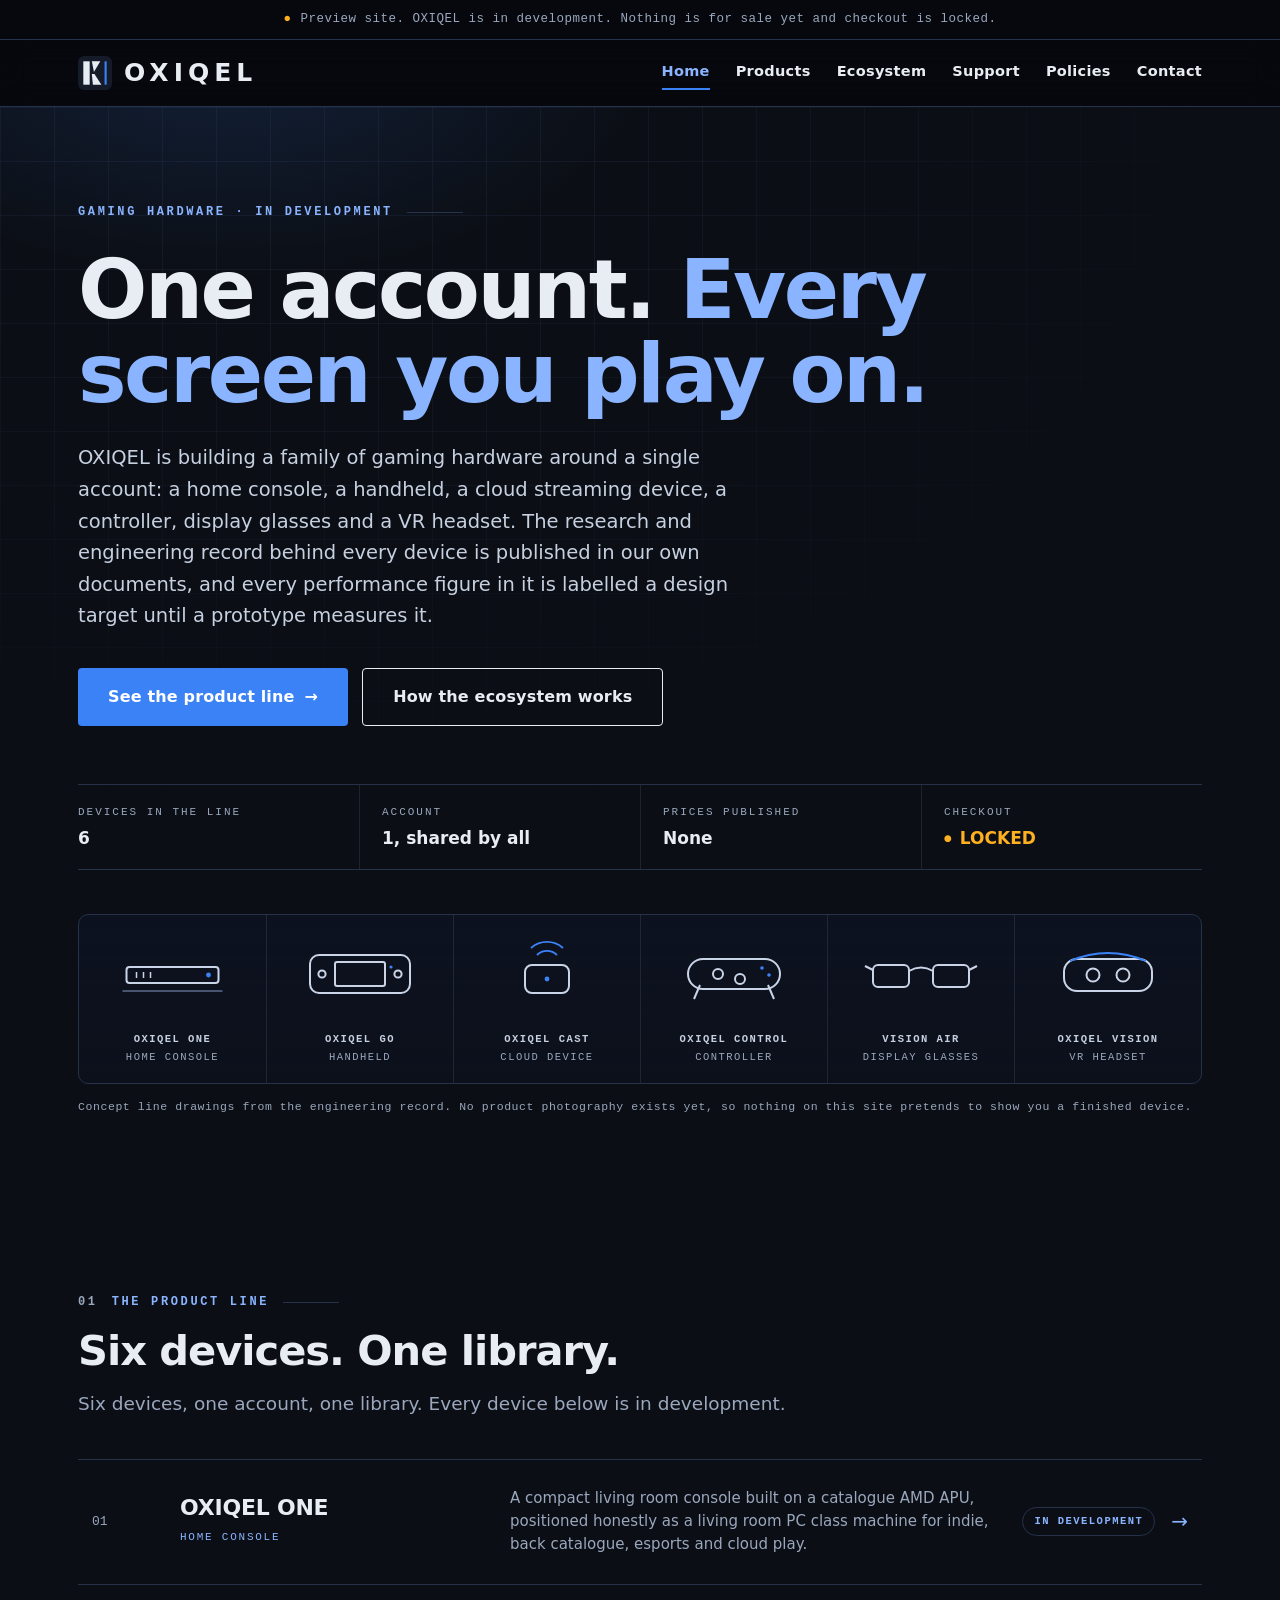
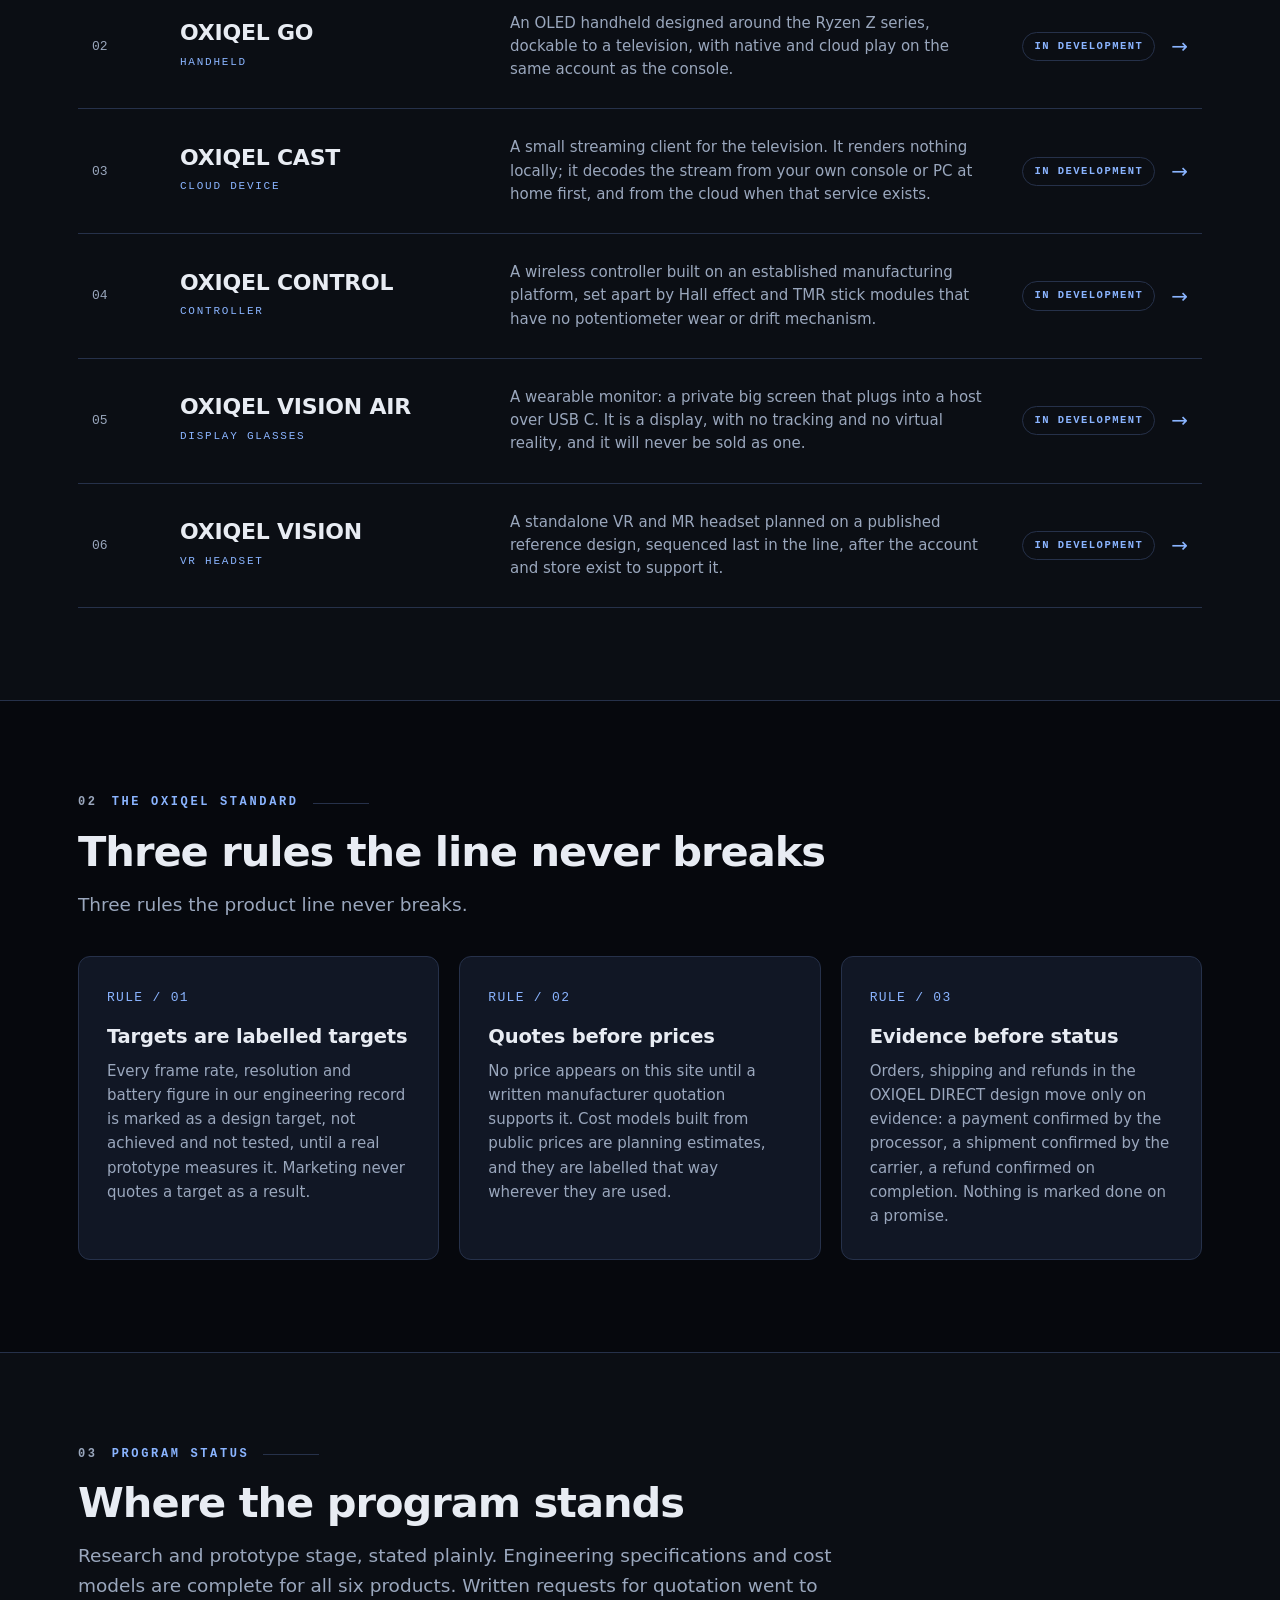
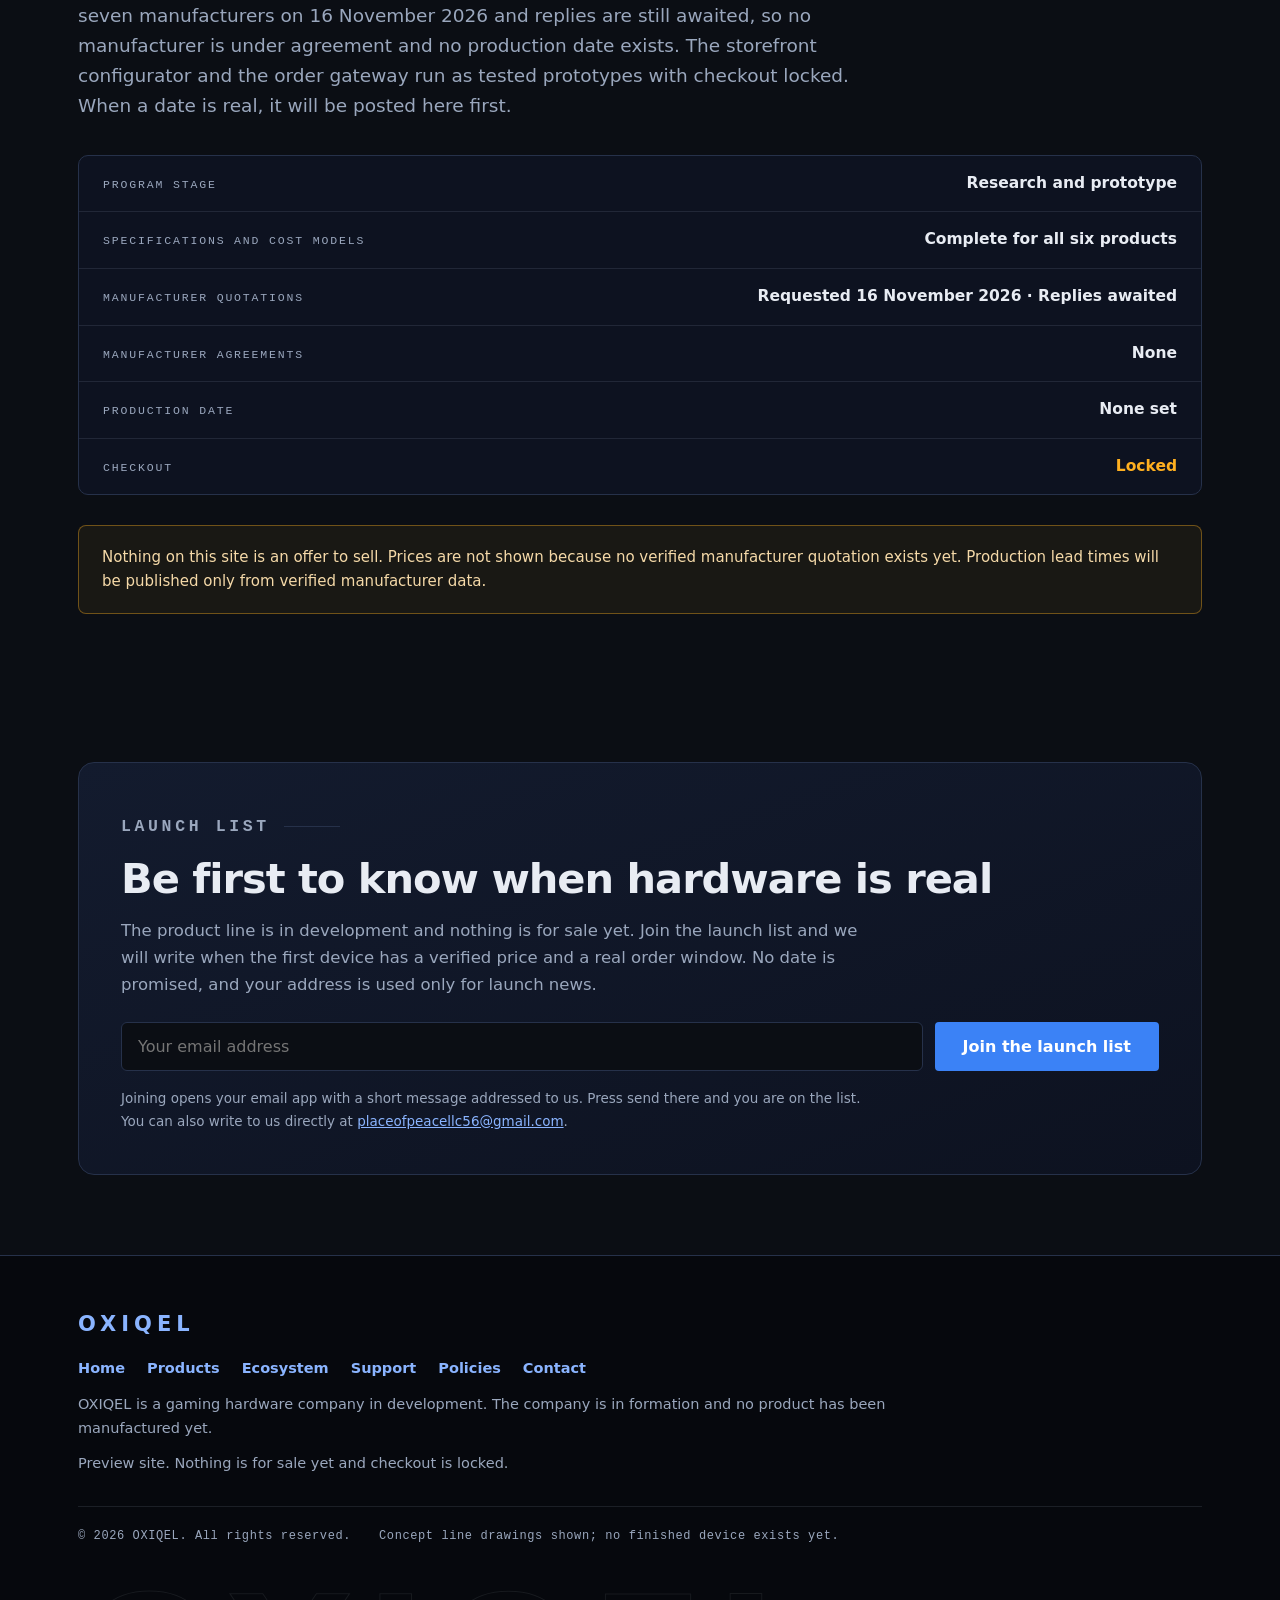
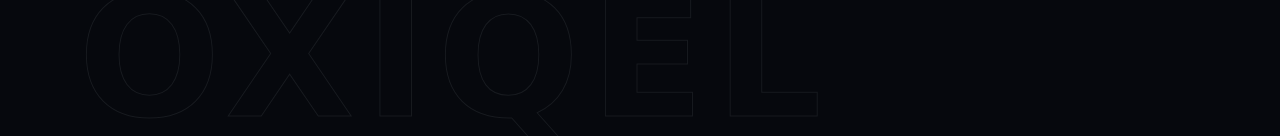
<file: index.html>
<!DOCTYPE html>
<html lang="en">
<head>
<meta charset="utf-8">
<meta name="viewport" content="width=device-width, initial-scale=1">
<title>OXIQEL | One Account Across Console, Handheld, Cloud and Display</title>
<meta name="description" content="OXIQEL is a gaming hardware company in development: a home console, a handheld, a cloud device, a controller, display glasses and a VR headset, built on one account. Nothing is for sale yet and checkout is locked.">
<link rel="icon" type="image/svg+xml" href="favicon.svg">
<meta name="theme-color" content="#0b0e14">
<meta property="og:type" content="website">
<meta property="og:site_name" content="OXIQEL">
<meta property="og:title" content="OXIQEL | One Account Across Console, Handheld, Cloud and Display">
<meta property="og:description" content="OXIQEL is a gaming hardware company in development: a home console, a handheld, a cloud device, a controller, display glasses and a VR headset, built on one account. Nothing is for sale yet and checkout is locked.">
<meta property="og:url" content="https://oxiqel.com/">
<link rel="stylesheet" href="styles.css">
</head>
<body>
<a class="skip" href="#main">Skip to content</a>
<div class="statusbar"><span class="dot" aria-hidden="true">●</span>Preview site. OXIQEL is in development. Nothing is for sale yet and checkout is locked.</div>
<header class="site">
  <div class="wrap">
    <a class="wordmark" href="index.html"><svg width="34" height="34" viewBox="0 0 64 64" aria-hidden="true"><rect width="64" height="64" rx="12" fill="#151b29"/><g fill="#e8ecf3"><polygon points="10,10 22,10 22,54 10,54"/><polygon points="26,10 42,10 30,30"/><polygon points="26,34 31,34 44,54 28,54"/></g><rect x="50" y="10" width="4" height="44" fill="#3b82f6"/></svg>OXIQEL</a>
    <nav class="main" aria-label="Main">
      <a class="current" aria-current="page" href="index.html">Home</a>
      <a href="products.html">Products</a>
      <a href="ecosystem.html">Ecosystem</a>
      <a href="support.html">Support</a>
      <a href="policies.html">Policies</a>
      <a href="contact.html">Contact</a>
    </nav>
  </div>
</header>

<main id="main">
<div class="hero">
  <div class="wrap">
    <p class="kicker">Gaming hardware · In development</p>
    <h1 class="display">One account. <span>Every screen you play on.</span></h1>
    <p class="intro">OXIQEL is building a family of gaming hardware around a single account: a home console, a handheld, a cloud streaming device, a controller, display glasses and a VR headset. The research and engineering record behind every device is published in our own documents, and every performance figure in it is labelled a design target until a prototype measures it.</p>
    <div class="ctas">
      <a class="cta" href="products.html">See the product line <span class="arr" aria-hidden="true">→</span></a>
      <a class="cta alt" href="ecosystem.html">How the ecosystem works</a>
    </div>
    <dl class="datastrip">
      <div><dt>Devices in the line</dt><dd>6</dd></div>
      <div><dt>Account</dt><dd>1, shared by all</dd></div>
      <div><dt>Prices published</dt><dd>None</dd></div>
      <div><dt>Checkout</dt><dd class="lock">LOCKED</dd></div>
    </dl>
    <div class="figstrip" role="img" aria-label="Concept line drawings of the six OXIQEL devices: ONE console, GO handheld, CAST cloud device, CONTROL controller, VISION AIR display glasses and VISION headset.">
      <figure>
        <svg viewBox="0 0 120 74" fill="none" stroke="#c9d4e6" stroke-width="2" aria-hidden="true"><rect x="14" y="30" width="92" height="16" rx="3"/><path d="M24 35v6M31 35v6M38 35v6" stroke-width="1.5"/><circle cx="96" cy="38" r="2.4" fill="#3b82f6" stroke="none"/><path d="M10 54h100" stroke="#5b6b8c" stroke-width="1.5"/></svg>
        <figcaption><b>OXIQEL ONE</b><br>Home console</figcaption>
      </figure>
      <figure>
        <svg viewBox="0 0 120 74" fill="none" stroke="#c9d4e6" stroke-width="2" aria-hidden="true"><rect x="10" y="18" width="100" height="38" rx="9"/><rect x="35" y="25" width="50" height="24" rx="2"/><circle cx="22" cy="37" r="3.6"/><circle cx="98" cy="37" r="3.6"/><circle cx="91" cy="30" r="1.6" fill="#3b82f6" stroke="none"/></svg>
        <figcaption><b>OXIQEL GO</b><br>Handheld</figcaption>
      </figure>
      <figure>
        <svg viewBox="0 0 120 74" fill="none" stroke="#c9d4e6" stroke-width="2" aria-hidden="true"><rect x="38" y="28" width="44" height="28" rx="7"/><circle cx="60" cy="42" r="2.4" fill="#3b82f6" stroke="none"/><path d="M50 18a14 14 0 0 1 20 0M44 11a24 24 0 0 1 32 0" stroke="#3b82f6" stroke-width="1.8"/></svg>
        <figcaption><b>OXIQEL CAST</b><br>Cloud device</figcaption>
      </figure>
      <figure>
        <svg viewBox="0 0 120 74" fill="none" stroke="#c9d4e6" stroke-width="2" aria-hidden="true"><rect x="14" y="22" width="92" height="30" rx="15"/><path d="M26 48 20 62M94 48l6 14" /><circle cx="44" cy="37" r="5"/><circle cx="66" cy="42" r="5"/><circle cx="88" cy="31" r="1.8" fill="#3b82f6" stroke="none"/><circle cx="95" cy="38" r="1.8" fill="#3b82f6" stroke="none"/></svg>
        <figcaption><b>OXIQEL CONTROL</b><br>Controller</figcaption>
      </figure>
      <figure>
        <svg viewBox="0 0 120 74" fill="none" stroke="#c9d4e6" stroke-width="2" aria-hidden="true"><rect x="12" y="28" width="36" height="22" rx="5"/><rect x="72" y="28" width="36" height="22" rx="5"/><path d="M48 34q12-7 24 0M12 33 4 29M108 33l8-4"/></svg>
        <figcaption><b>VISION AIR</b><br>Display glasses</figcaption>
      </figure>
      <figure>
        <svg viewBox="0 0 120 74" fill="none" stroke="#c9d4e6" stroke-width="2" aria-hidden="true"><rect x="16" y="22" width="88" height="32" rx="13"/><circle cx="45" cy="38" r="6.5"/><circle cx="75" cy="38" r="6.5"/><path d="M22 24q38-16 76 0" stroke="#3b82f6" stroke-width="1.8"/></svg>
        <figcaption><b>OXIQEL VISION</b><br>VR headset</figcaption>
      </figure>
    </div>
    <p class="figcap">Concept line drawings from the engineering record. No product photography exists yet, so nothing on this site pretends to show you a finished device.</p>
  </div>
</div>

<section class="block">
  <div class="wrap">
    <p class="kicker"><span class="no">01</span> The product line</p>
    <h2 class="title">Six devices. One library.</h2>
    <p class="lede">Six devices, one account, one library. Every device below is in development.</p>
    <div class="idx">
      <a class="idxrow rv" href="products.html#one">
        <span class="no">01</span>
        <span class="nm"><b>OXIQEL ONE</b><i>Home Console</i></span>
        <span class="ds">A compact living room console built on a catalogue AMD APU, positioned honestly as a living room PC class machine for indie, back catalogue, esports and cloud play.</span>
        <span class="st"><span class="chip">In development</span><span class="arr" aria-hidden="true">→</span></span>
      </a>
      <a class="idxrow rv" href="products.html#go">
        <span class="no">02</span>
        <span class="nm"><b>OXIQEL GO</b><i>Handheld</i></span>
        <span class="ds">An OLED handheld designed around the Ryzen Z series, dockable to a television, with native and cloud play on the same account as the console.</span>
        <span class="st"><span class="chip">In development</span><span class="arr" aria-hidden="true">→</span></span>
      </a>
      <a class="idxrow rv" href="products.html#cast">
        <span class="no">03</span>
        <span class="nm"><b>OXIQEL CAST</b><i>Cloud Device</i></span>
        <span class="ds">A small streaming client for the television. It renders nothing locally; it decodes the stream from your own console or PC at home first, and from the cloud when that service exists.</span>
        <span class="st"><span class="chip">In development</span><span class="arr" aria-hidden="true">→</span></span>
      </a>
      <a class="idxrow rv" href="products.html#control">
        <span class="no">04</span>
        <span class="nm"><b>OXIQEL CONTROL</b><i>Controller</i></span>
        <span class="ds">A wireless controller built on an established manufacturing platform, set apart by Hall effect and TMR stick modules that have no potentiometer wear or drift mechanism.</span>
        <span class="st"><span class="chip">In development</span><span class="arr" aria-hidden="true">→</span></span>
      </a>
      <a class="idxrow rv" href="products.html#vision-air">
        <span class="no">05</span>
        <span class="nm"><b>OXIQEL VISION AIR</b><i>Display Glasses</i></span>
        <span class="ds">A wearable monitor: a private big screen that plugs into a host over USB C. It is a display, with no tracking and no virtual reality, and it will never be sold as one.</span>
        <span class="st"><span class="chip">In development</span><span class="arr" aria-hidden="true">→</span></span>
      </a>
      <a class="idxrow rv" href="products.html#vision">
        <span class="no">06</span>
        <span class="nm"><b>OXIQEL VISION</b><i>VR Headset</i></span>
        <span class="ds">A standalone VR and MR headset planned on a published reference design, sequenced last in the line, after the account and store exist to support it.</span>
        <span class="st"><span class="chip">In development</span><span class="arr" aria-hidden="true">→</span></span>
      </a>
    </div>
  </div>
</section>

<section class="block band">
  <div class="wrap">
    <p class="kicker"><span class="no">02</span> The OXIQEL standard</p>
    <h2 class="title">Three rules the line never breaks</h2>
    <p class="lede">Three rules the product line never breaks.</p>
    <div class="cards">
      <div class="card rv">
        <span class="rule-no">RULE / 01</span>
        <h3>Targets are labelled targets</h3>
        <p>Every frame rate, resolution and battery figure in our engineering record is marked as a design target, not achieved and not tested, until a real prototype measures it. Marketing never quotes a target as a result.</p>
      </div>
      <div class="card rv">
        <span class="rule-no">RULE / 02</span>
        <h3>Quotes before prices</h3>
        <p>No price appears on this site until a written manufacturer quotation supports it. Cost models built from public prices are planning estimates, and they are labelled that way wherever they are used.</p>
      </div>
      <div class="card rv">
        <span class="rule-no">RULE / 03</span>
        <h3>Evidence before status</h3>
        <p>Orders, shipping and refunds in the OXIQEL DIRECT design move only on evidence: a payment confirmed by the processor, a shipment confirmed by the carrier, a refund confirmed on completion. Nothing is marked done on a promise.</p>
      </div>
    </div>
  </div>
</section>

<section class="block">
  <div class="wrap">
    <p class="kicker"><span class="no">03</span> Program status</p>
    <h2 class="title">Where the program stands</h2>
    <p class="lede">Research and prototype stage, stated plainly. Engineering specifications and cost models are complete for all six products. Written requests for quotation went to seven manufacturers on 16 November 2026 and replies are still awaited, so no manufacturer is under agreement and no production date exists. The storefront configurator and the order gateway run as tested prototypes with checkout locked. When a date is real, it will be posted here first.</p>
    <dl class="ledger rv">
      <div class="lrow"><dt>Program stage</dt><dd>Research and prototype</dd></div>
      <div class="lrow"><dt>Specifications and cost models</dt><dd>Complete for all six products</dd></div>
      <div class="lrow"><dt>Manufacturer quotations</dt><dd>Requested 16 November 2026 · Replies awaited</dd></div>
      <div class="lrow"><dt>Manufacturer agreements</dt><dd>None</dd></div>
      <div class="lrow"><dt>Production date</dt><dd>None set</dd></div>
      <div class="lrow"><dt>Checkout</dt><dd class="lock">Locked</dd></div>
    </dl>
    <div class="note">Nothing on this site is an offer to sell. Prices are not shown because no verified manufacturer quotation exists yet. Production lead times will be published only from verified manufacturer data.</div>
  </div>
</section>

<section class="block tight" id="launch-list">
  <div class="wrap">
    <div class="signup rv">
      <p class="kicker">Launch list</p>
      <h2 class="title">Be first to know when hardware is real</h2>
      <p>The product line is in development and nothing is for sale yet. Join the launch list and we will write when the first device has a verified price and a real order window. No date is promised, and your address is used only for launch news.</p>
      <form class="signup" method="post" action="#">
        <label class="sr" for="signup-email">Your email</label>
        <input id="signup-email" name="email" type="email" autocomplete="email" required placeholder="Your email address">
        <button type="submit">Join the launch list</button>
      </form>
      <p class="fineprint">Joining opens your email app with a short message addressed to us. Press send there and you are on the list. You can also write to us directly at <a href="mailto:placeofpeacellc56@gmail.com">placeofpeacellc56@gmail.com</a>.</p>
    </div>
  </div>
</section>
</main>

<footer class="site">
  <div class="wrap">
    <a class="wordmark" href="index.html">OXIQEL</a>
    <nav class="foot" aria-label="Footer">
      <a href="index.html">Home</a>
      <a href="products.html">Products</a>
      <a href="ecosystem.html">Ecosystem</a>
      <a href="support.html">Support</a>
      <a href="policies.html">Policies</a>
      <a href="contact.html">Contact</a>
    </nav>
    <p>OXIQEL is a gaming hardware company in development. The company is in formation and no product has been manufactured yet.</p>
    <p>Preview site. Nothing is for sale yet and checkout is locked.</p>
    <div class="legal"><span>&copy; 2026 OXIQEL. All rights reserved.</span><span>Concept line drawings shown; no finished device exists yet.</span></div>
    <div class="giant" aria-hidden="true">OXIQEL</div>
  </div>
</footer>

<script>
document.querySelectorAll('form.signup').forEach(function (f) {
  f.addEventListener('submit', function (e) {
    e.preventDefault();
    var em = f.querySelector('input[name="email"]').value.trim();
    var body = 'Please add this email to the OXIQEL launch list: ' + em + '\n\nI understand the product line is in development and nothing is for sale yet.';
    window.location.href = 'mailto:placeofpeacellc56@gmail.com?subject=' + encodeURIComponent('OXIQEL launch list signup') + '&body=' + encodeURIComponent(body);
  });
});
</script>
</body>
</html>
</file>
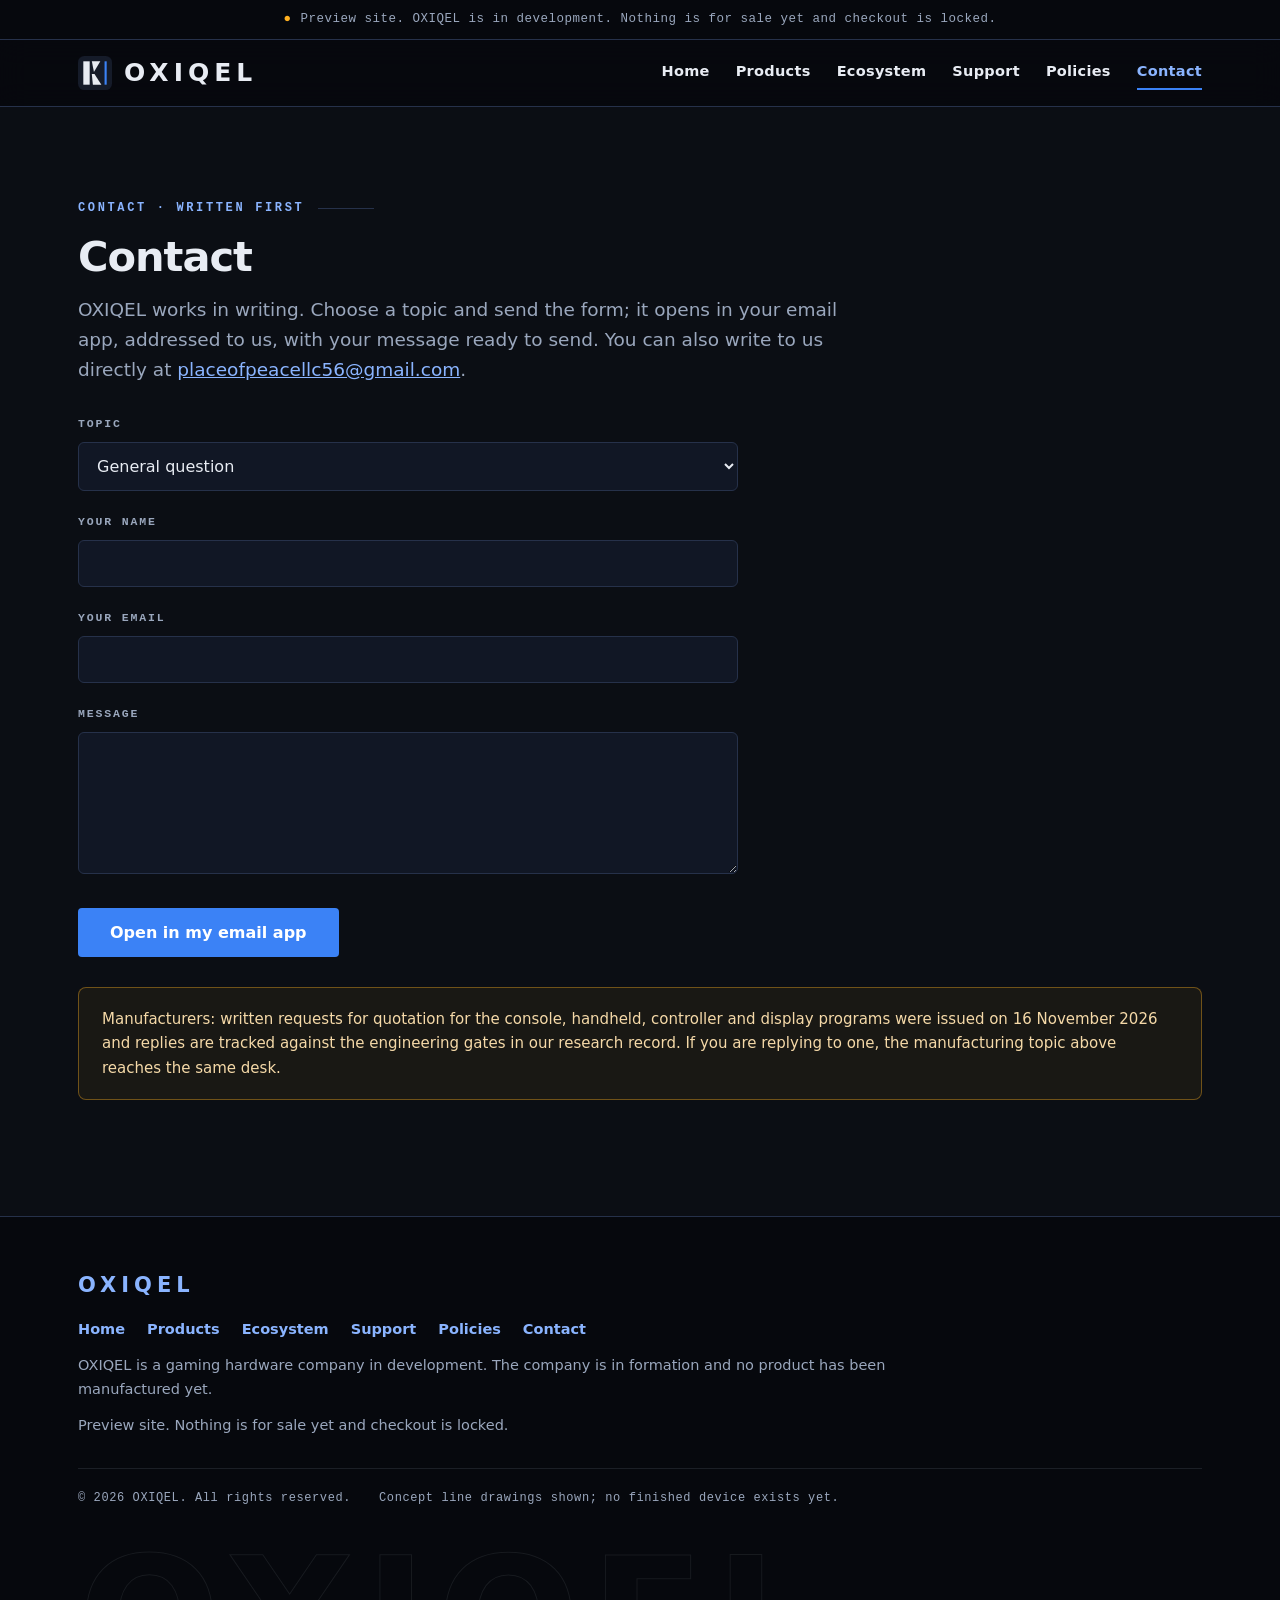
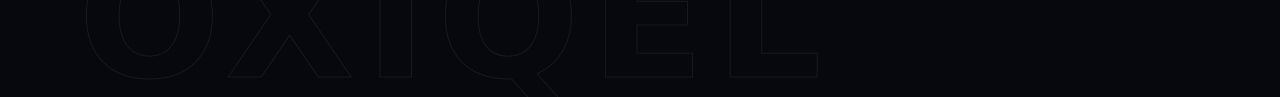
<file: contact.html>
<!DOCTYPE html>
<html lang="en">
<head>
<meta charset="utf-8">
<meta name="viewport" content="width=device-width, initial-scale=1">
<title>Contact | OXIQEL</title>
<meta name="description" content="Contact OXIQEL: general questions, manufacturing and supply, developers, and press. OXIQEL is a gaming hardware company in development; nothing is for sale yet.">
<link rel="icon" type="image/svg+xml" href="favicon.svg">
<meta name="theme-color" content="#0b0e14">
<meta property="og:type" content="website">
<meta property="og:site_name" content="OXIQEL">
<meta property="og:title" content="Contact | OXIQEL">
<meta property="og:description" content="Contact OXIQEL: general questions, manufacturing and supply, developers, and press. OXIQEL is a gaming hardware company in development; nothing is for sale yet.">
<meta property="og:url" content="https://oxiqel.com/contact.html">
<link rel="stylesheet" href="styles.css">
</head>
<body>
<a class="skip" href="#main">Skip to content</a>
<div class="statusbar"><span class="dot" aria-hidden="true">●</span>Preview site. OXIQEL is in development. Nothing is for sale yet and checkout is locked.</div>
<header class="site">
  <div class="wrap">
    <a class="wordmark" href="index.html"><svg width="34" height="34" viewBox="0 0 64 64" aria-hidden="true"><rect width="64" height="64" rx="12" fill="#151b29"/><g fill="#e8ecf3"><polygon points="10,10 22,10 22,54 10,54"/><polygon points="26,10 42,10 30,30"/><polygon points="26,34 31,34 44,54 28,54"/></g><rect x="50" y="10" width="4" height="44" fill="#3b82f6"/></svg>OXIQEL</a>
    <nav class="main" aria-label="Main">
      <a href="index.html">Home</a>
      <a href="products.html">Products</a>
      <a href="ecosystem.html">Ecosystem</a>
      <a href="support.html">Support</a>
      <a href="policies.html">Policies</a>
      <a class="current" aria-current="page" href="contact.html">Contact</a>
    </nav>
  </div>
</header>

<main id="main">
<section class="block">
  <div class="wrap">
    <p class="kicker">Contact · Written first</p>
    <h1 class="title">Contact</h1>
    <p class="lede">OXIQEL works in writing. Choose a topic and send the form; it opens in your email app, addressed to us, with your message ready to send. You can also write to us directly at <a href="mailto:placeofpeacellc56@gmail.com">placeofpeacellc56@gmail.com</a>.</p>
    <form class="contact" method="post" action="#">
      <label for="topic">Topic</label>
      <select id="topic" name="topic">
        <option>General question</option>
        <option>Manufacturing and supply</option>
        <option>Developers</option>
        <option>Press</option>
        <option>Launch list problem</option>
      </select>
      <label for="name">Your name</label>
      <input id="name" name="name" type="text" autocomplete="name" required>
      <label for="email">Your email</label>
      <input id="email" name="email" type="email" autocomplete="email" required>
      <label for="message">Message</label>
      <textarea id="message" name="message" rows="6" required></textarea>
      <button type="submit">Open in my email app</button>
    </form>
    <div class="note">Manufacturers: written requests for quotation for the console, handheld, controller and display programs were issued on 16 November 2026 and replies are tracked against the engineering gates in our research record. If you are replying to one, the manufacturing topic above reaches the same desk.</div>
  </div>
</section>
</main>

<footer class="site">
  <div class="wrap">
    <a class="wordmark" href="index.html">OXIQEL</a>
    <nav class="foot" aria-label="Footer">
      <a href="index.html">Home</a>
      <a href="products.html">Products</a>
      <a href="ecosystem.html">Ecosystem</a>
      <a href="support.html">Support</a>
      <a href="policies.html">Policies</a>
      <a href="contact.html">Contact</a>
    </nav>
    <p>OXIQEL is a gaming hardware company in development. The company is in formation and no product has been manufactured yet.</p>
    <p>Preview site. Nothing is for sale yet and checkout is locked.</p>
    <div class="legal"><span>&copy; 2026 OXIQEL. All rights reserved.</span><span>Concept line drawings shown; no finished device exists yet.</span></div>
    <div class="giant" aria-hidden="true">OXIQEL</div>
  </div>
</footer>

<script>
document.querySelector('form.contact').addEventListener('submit', function (e) {
  e.preventDefault();
  var t = document.getElementById('topic').value;
  var n = document.getElementById('name').value.trim();
  var em = document.getElementById('email').value.trim();
  var msg = document.getElementById('message').value.trim();
  var body = 'Name: ' + n + '\nEmail: ' + em + '\nTopic: ' + t + '\n\n' + msg;
  window.location.href = 'mailto:placeofpeacellc56@gmail.com?subject=' + encodeURIComponent('OXIQEL contact: ' + t) + '&body=' + encodeURIComponent(body);
});
</script>
</body>
</html>
</file>
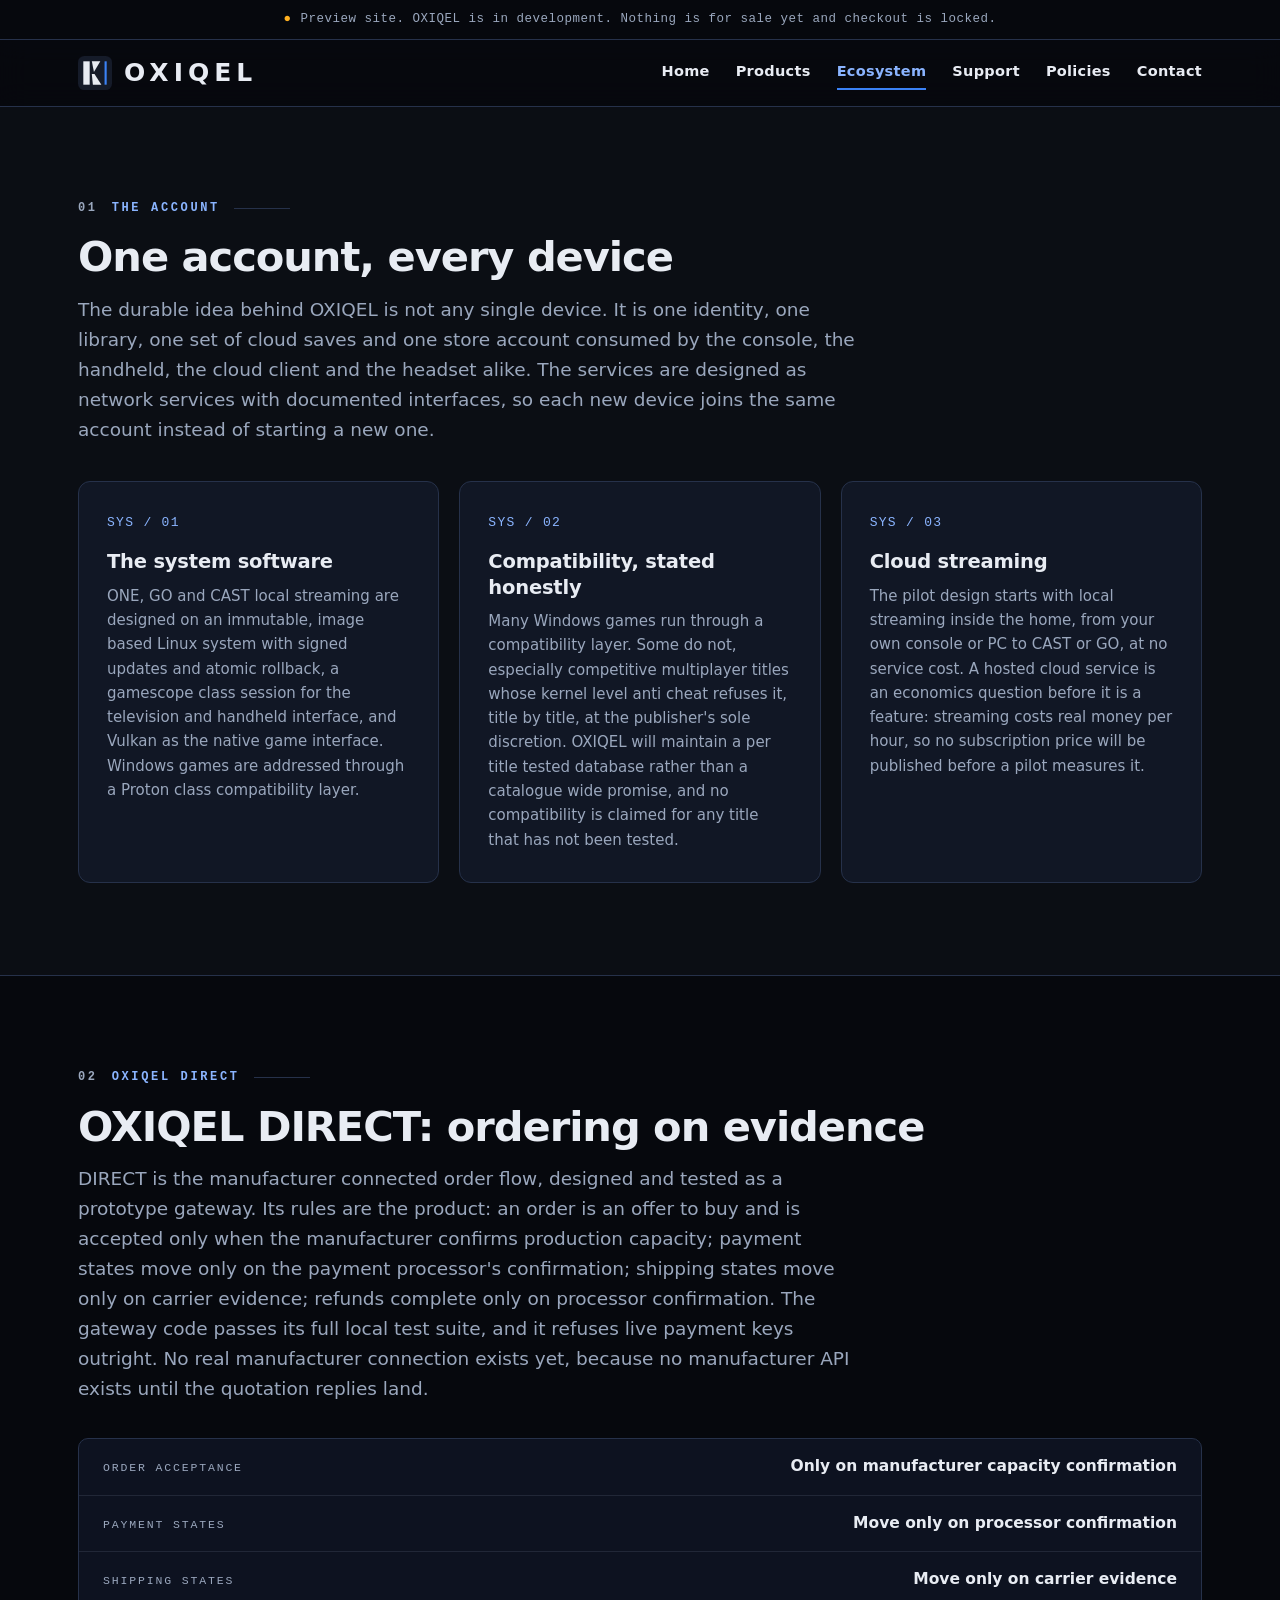
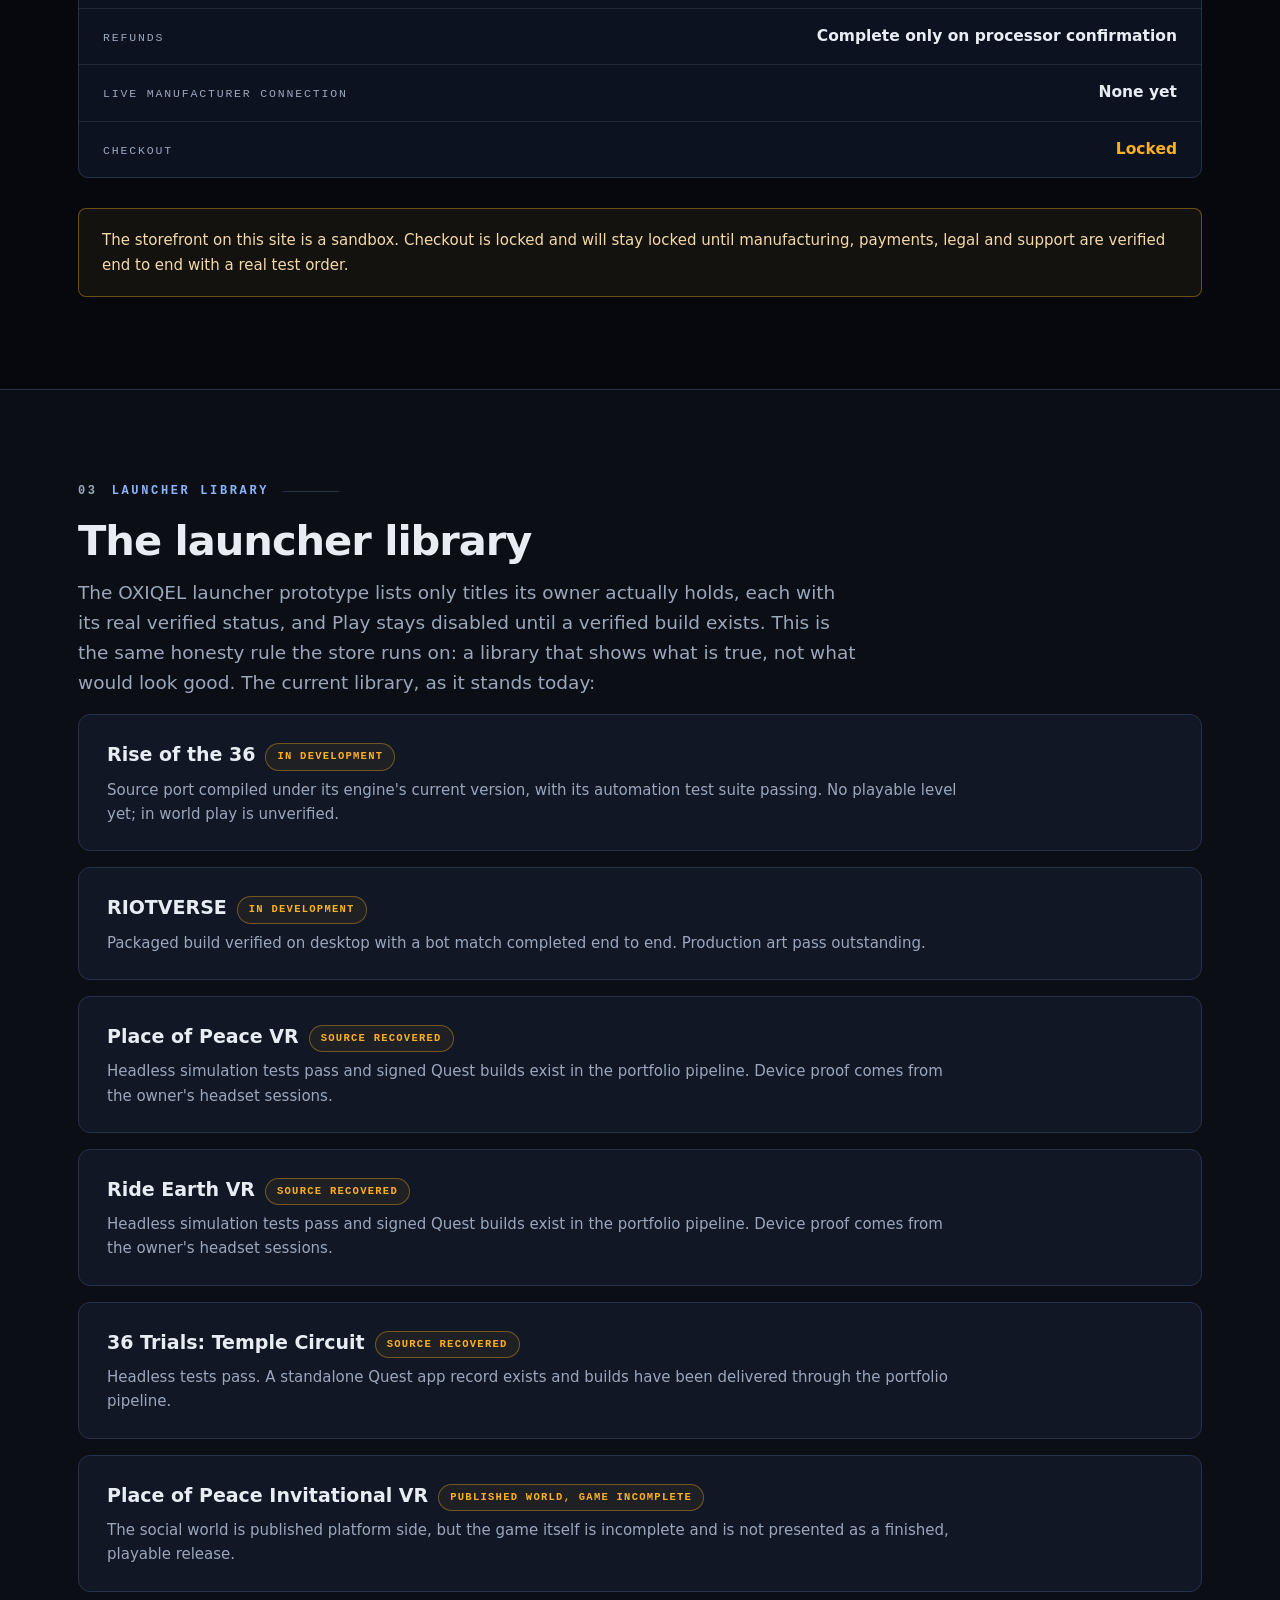
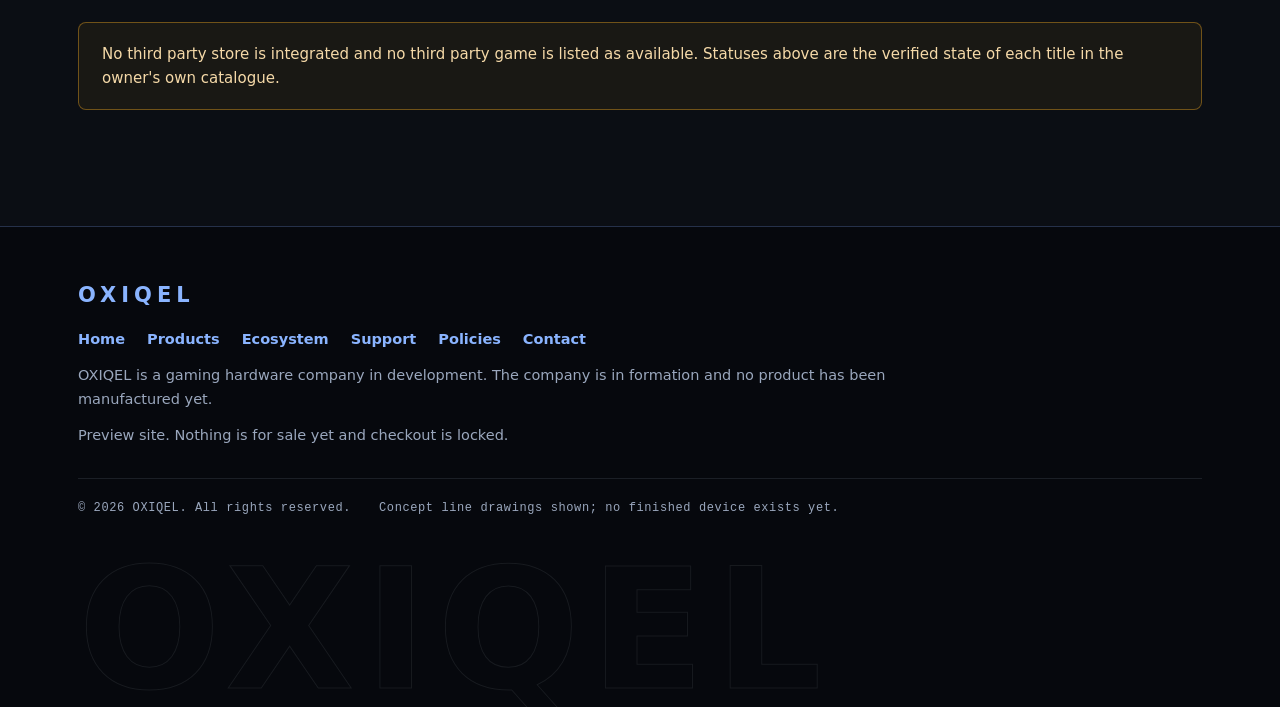
<file: ecosystem.html>
<!DOCTYPE html>
<html lang="en">
<head>
<meta charset="utf-8">
<meta name="viewport" content="width=device-width, initial-scale=1">
<title>Ecosystem | OXIQEL</title>
<meta name="description" content="How the OXIQEL ecosystem is designed to work: one account across console, handheld, cloud and display, the OXIQEL DIRECT evidence based order flow, the launcher library with honest statuses, and the cloud streaming pilot design.">
<link rel="icon" type="image/svg+xml" href="favicon.svg">
<meta name="theme-color" content="#0b0e14">
<meta property="og:type" content="website">
<meta property="og:site_name" content="OXIQEL">
<meta property="og:title" content="Ecosystem | OXIQEL">
<meta property="og:description" content="How the OXIQEL ecosystem is designed to work: one account across console, handheld, cloud and display, the OXIQEL DIRECT evidence based order flow, the launcher library with honest statuses, and the cloud streaming pilot design.">
<meta property="og:url" content="https://oxiqel.com/ecosystem.html">
<link rel="stylesheet" href="styles.css">
</head>
<body>
<a class="skip" href="#main">Skip to content</a>
<div class="statusbar"><span class="dot" aria-hidden="true">●</span>Preview site. OXIQEL is in development. Nothing is for sale yet and checkout is locked.</div>
<header class="site">
  <div class="wrap">
    <a class="wordmark" href="index.html"><svg width="34" height="34" viewBox="0 0 64 64" aria-hidden="true"><rect width="64" height="64" rx="12" fill="#151b29"/><g fill="#e8ecf3"><polygon points="10,10 22,10 22,54 10,54"/><polygon points="26,10 42,10 30,30"/><polygon points="26,34 31,34 44,54 28,54"/></g><rect x="50" y="10" width="4" height="44" fill="#3b82f6"/></svg>OXIQEL</a>
    <nav class="main" aria-label="Main">
      <a href="index.html">Home</a>
      <a href="products.html">Products</a>
      <a class="current" aria-current="page" href="ecosystem.html">Ecosystem</a>
      <a href="support.html">Support</a>
      <a href="policies.html">Policies</a>
      <a href="contact.html">Contact</a>
    </nav>
  </div>
</header>

<main id="main">
<section class="block">
  <div class="wrap">
    <p class="kicker"><span class="no">01</span> The account</p>
    <h1 class="title">One account, every device</h1>
    <p class="lede">The durable idea behind OXIQEL is not any single device. It is one identity, one library, one set of cloud saves and one store account consumed by the console, the handheld, the cloud client and the headset alike. The services are designed as network services with documented interfaces, so each new device joins the same account instead of starting a new one.</p>
    <div class="cards">
      <div class="card rv">
        <span class="rule-no">SYS / 01</span>
        <h3>The system software</h3>
        <p>ONE, GO and CAST local streaming are designed on an immutable, image based Linux system with signed updates and atomic rollback, a gamescope class session for the television and handheld interface, and Vulkan as the native game interface. Windows games are addressed through a Proton class compatibility layer.</p>
      </div>
      <div class="card rv">
        <span class="rule-no">SYS / 02</span>
        <h3>Compatibility, stated honestly</h3>
        <p>Many Windows games run through a compatibility layer. Some do not, especially competitive multiplayer titles whose kernel level anti cheat refuses it, title by title, at the publisher's sole discretion. OXIQEL will maintain a per title tested database rather than a catalogue wide promise, and no compatibility is claimed for any title that has not been tested.</p>
      </div>
      <div class="card rv">
        <span class="rule-no">SYS / 03</span>
        <h3>Cloud streaming</h3>
        <p>The pilot design starts with local streaming inside the home, from your own console or PC to CAST or GO, at no service cost. A hosted cloud service is an economics question before it is a feature: streaming costs real money per hour, so no subscription price will be published before a pilot measures it.</p>
      </div>
    </div>
  </div>
</section>

<section class="block band">
  <div class="wrap">
    <p class="kicker"><span class="no">02</span> OXIQEL DIRECT</p>
    <h2 class="title">OXIQEL DIRECT: ordering on evidence</h2>
    <p class="lede">DIRECT is the manufacturer connected order flow, designed and tested as a prototype gateway. Its rules are the product: an order is an offer to buy and is accepted only when the manufacturer confirms production capacity; payment states move only on the payment processor's confirmation; shipping states move only on carrier evidence; refunds complete only on processor confirmation. The gateway code passes its full local test suite, and it refuses live payment keys outright. No real manufacturer connection exists yet, because no manufacturer API exists until the quotation replies land.</p>
    <dl class="ledger rv">
      <div class="lrow"><dt>Order acceptance</dt><dd>Only on manufacturer capacity confirmation</dd></div>
      <div class="lrow"><dt>Payment states</dt><dd>Move only on processor confirmation</dd></div>
      <div class="lrow"><dt>Shipping states</dt><dd>Move only on carrier evidence</dd></div>
      <div class="lrow"><dt>Refunds</dt><dd>Complete only on processor confirmation</dd></div>
      <div class="lrow"><dt>Live manufacturer connection</dt><dd>None yet</dd></div>
      <div class="lrow"><dt>Checkout</dt><dd class="lock">Locked</dd></div>
    </dl>
    <div class="note">The storefront on this site is a sandbox. Checkout is locked and will stay locked until manufacturing, payments, legal and support are verified end to end with a real test order.</div>
  </div>
</section>

<section class="block">
  <div class="wrap">
    <p class="kicker"><span class="no">03</span> Launcher library</p>
    <h2 class="title">The launcher library</h2>
    <p class="lede">The OXIQEL launcher prototype lists only titles its owner actually holds, each with its real verified status, and Play stays disabled until a verified build exists. This is the same honesty rule the store runs on: a library that shows what is true, not what would look good. The current library, as it stands today:</p>
    <div id="lib"></div>
    <div class="note">No third party store is integrated and no third party game is listed as available. Statuses above are the verified state of each title in the owner's own catalogue.</div>
  </div>
</section>
</main>

<footer class="site">
  <div class="wrap">
    <a class="wordmark" href="index.html">OXIQEL</a>
    <nav class="foot" aria-label="Footer">
      <a href="index.html">Home</a>
      <a href="products.html">Products</a>
      <a href="ecosystem.html">Ecosystem</a>
      <a href="support.html">Support</a>
      <a href="policies.html">Policies</a>
      <a href="contact.html">Contact</a>
    </nav>
    <p>OXIQEL is a gaming hardware company in development. The company is in formation and no product has been manufactured yet.</p>
    <p>Preview site. Nothing is for sale yet and checkout is locked.</p>
    <div class="legal"><span>&copy; 2026 OXIQEL. All rights reserved.</span><span>Concept line drawings shown; no finished device exists yet.</span></div>
    <div class="giant" aria-hidden="true">OXIQEL</div>
  </div>
</footer>

<script>
const G=[
 {t:"Rise of the 36",s:"In development",d:"Source port compiled under its engine's current version, with its automation test suite passing. No playable level yet; in world play is unverified."},
 {t:"RIOTVERSE",s:"In development",d:"Packaged build verified on desktop with a bot match completed end to end. Production art pass outstanding."},
 {t:"Place of Peace VR",s:"Source recovered",d:"Headless simulation tests pass and signed Quest builds exist in the portfolio pipeline. Device proof comes from the owner's headset sessions."},
 {t:"Ride Earth VR",s:"Source recovered",d:"Headless simulation tests pass and signed Quest builds exist in the portfolio pipeline. Device proof comes from the owner's headset sessions."},
 {t:"36 Trials: Temple Circuit",s:"Source recovered",d:"Headless tests pass. A standalone Quest app record exists and builds have been delivered through the portfolio pipeline."},
 {t:"Place of Peace Invitational VR",s:"Published world, game incomplete",d:"The social world is published platform side, but the game itself is incomplete and is not presented as a finished, playable release."}
];
document.getElementById('lib').innerHTML=G.map(g=>
 '<div class="libcard"><h3>'+g.t+'<span class="badge">'+g.s+'</span></h3><p>'+g.d+'</p></div>').join('');
</script>
</body>
</html>
</file>
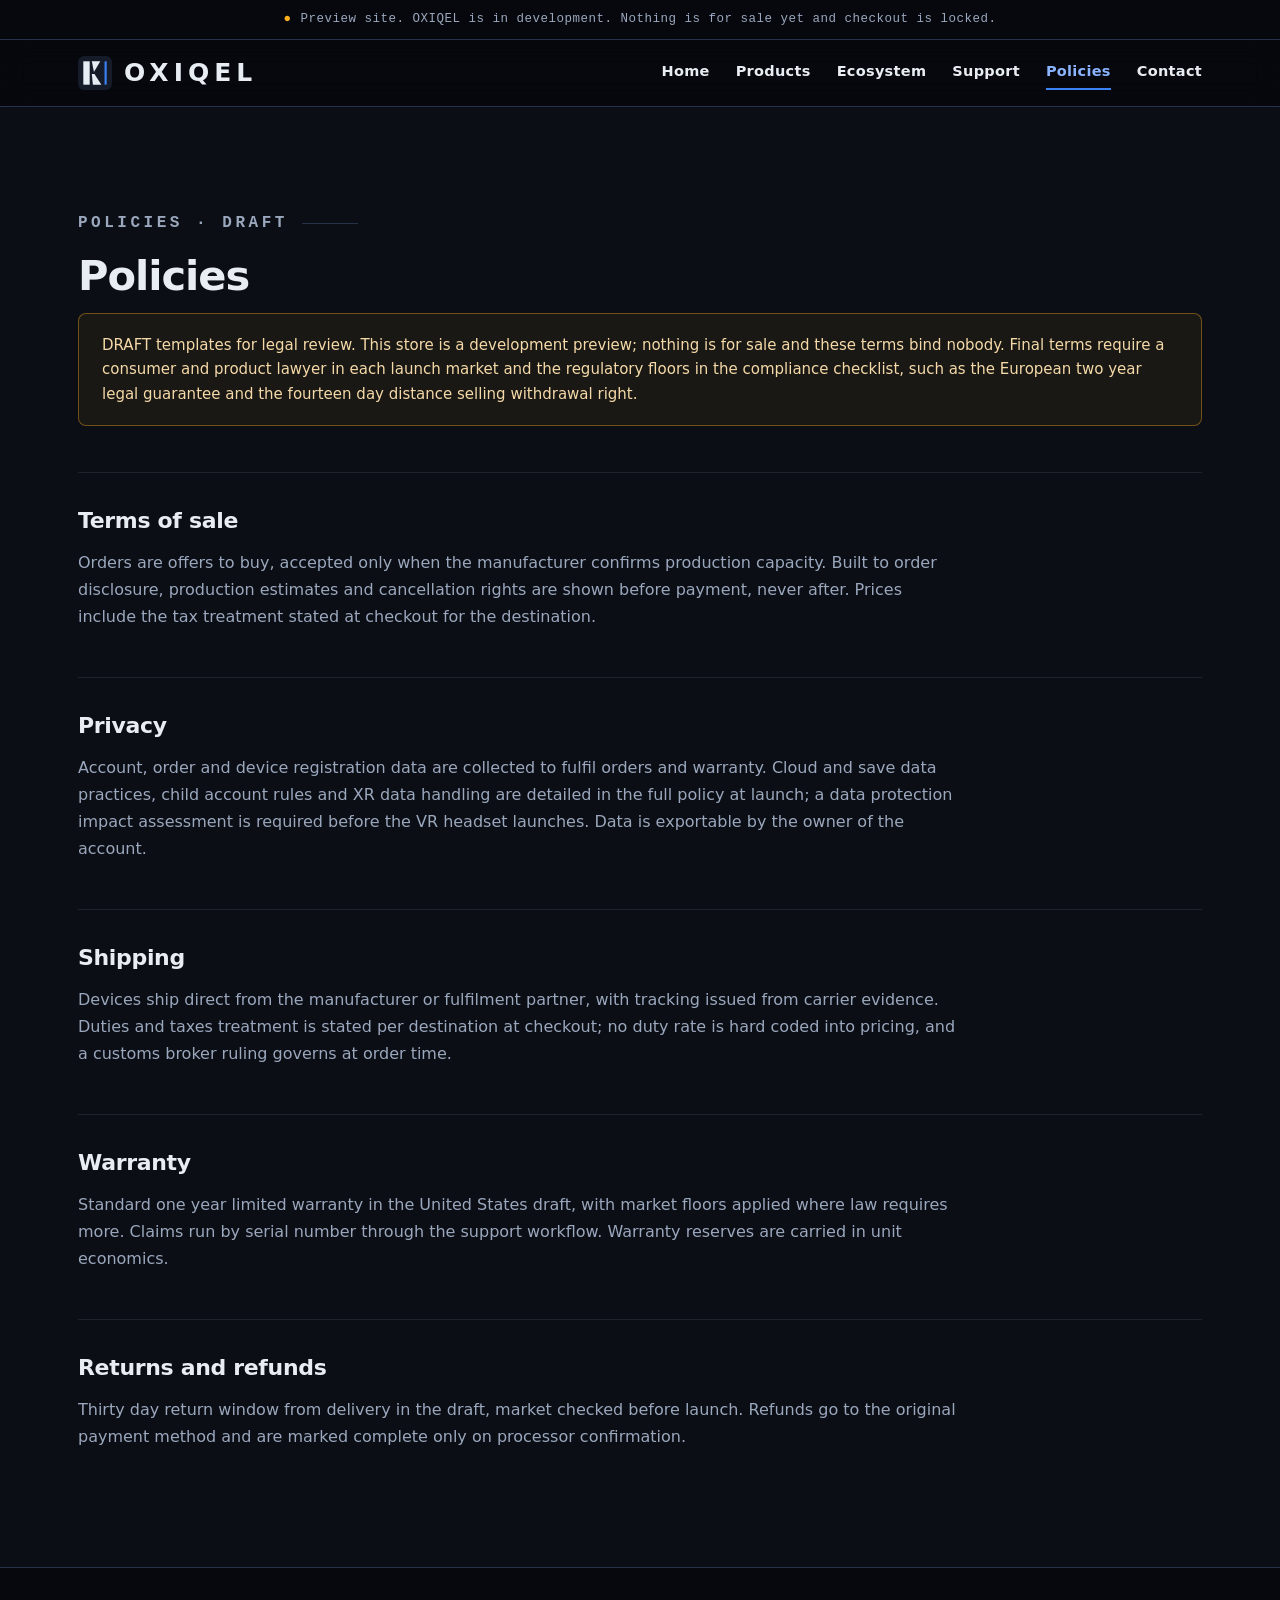
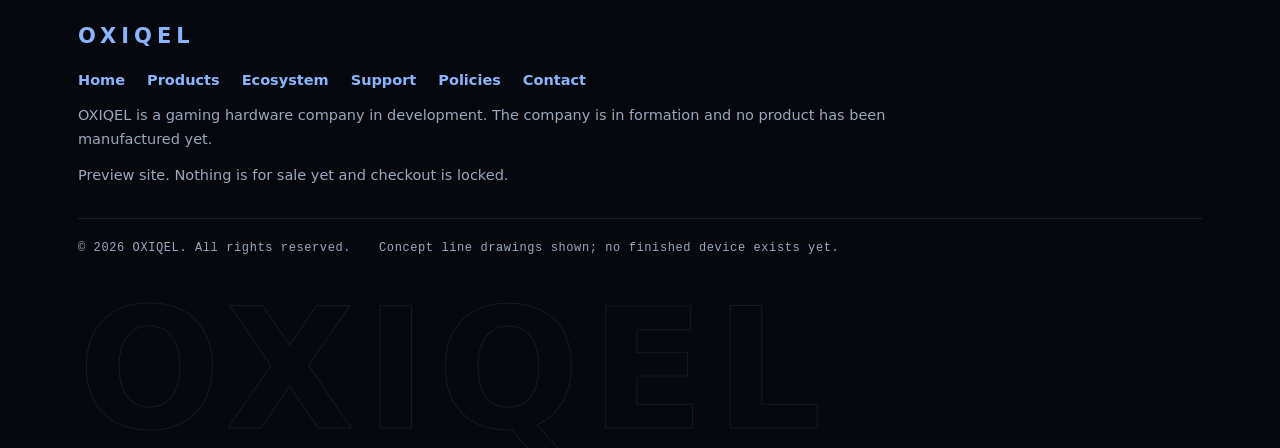
<file: policies.html>
<!DOCTYPE html>
<html lang="en">
<head>
<meta charset="utf-8">
<meta name="viewport" content="width=device-width, initial-scale=1">
<title>Policies | OXIQEL</title>
<meta name="description" content="OXIQEL draft policies: terms of sale, privacy, shipping, warranty and returns. Drafts for legal review; this store is a development preview, nothing is for sale, and these terms bind nobody.">
<link rel="icon" type="image/svg+xml" href="favicon.svg">
<meta name="theme-color" content="#0b0e14">
<meta property="og:type" content="website">
<meta property="og:site_name" content="OXIQEL">
<meta property="og:title" content="Policies | OXIQEL">
<meta property="og:description" content="OXIQEL draft policies: terms of sale, privacy, shipping, warranty and returns. Drafts for legal review; this store is a development preview, nothing is for sale, and these terms bind nobody.">
<meta property="og:url" content="https://oxiqel.com/policies.html">
<link rel="stylesheet" href="styles.css">
</head>
<body>
<a class="skip" href="#main">Skip to content</a>
<div class="statusbar"><span class="dot" aria-hidden="true">●</span>Preview site. OXIQEL is in development. Nothing is for sale yet and checkout is locked.</div>
<header class="site">
  <div class="wrap">
    <a class="wordmark" href="index.html"><svg width="34" height="34" viewBox="0 0 64 64" aria-hidden="true"><rect width="64" height="64" rx="12" fill="#151b29"/><g fill="#e8ecf3"><polygon points="10,10 22,10 22,54 10,54"/><polygon points="26,10 42,10 30,30"/><polygon points="26,34 31,34 44,54 28,54"/></g><rect x="50" y="10" width="4" height="44" fill="#3b82f6"/></svg>OXIQEL</a>
    <nav class="main" aria-label="Main">
      <a href="index.html">Home</a>
      <a href="products.html">Products</a>
      <a href="ecosystem.html">Ecosystem</a>
      <a href="support.html">Support</a>
      <a class="current" aria-current="page" href="policies.html">Policies</a>
      <a href="contact.html">Contact</a>
    </nav>
  </div>
</header>

<main id="main">
<section class="block">
  <div class="wrap policy">
    <p class="kicker">Policies · Draft</p>
    <h1 class="title">Policies</h1>
    <div class="note">DRAFT templates for legal review. This store is a development preview; nothing is for sale and these terms bind nobody. Final terms require a consumer and product lawyer in each launch market and the regulatory floors in the compliance checklist, such as the European two year legal guarantee and the fourteen day distance selling withdrawal right.</div>
    <h2>Terms of sale</h2>
    <p>Orders are offers to buy, accepted only when the manufacturer confirms production capacity. Built to order disclosure, production estimates and cancellation rights are shown before payment, never after. Prices include the tax treatment stated at checkout for the destination.</p>
    <h2>Privacy</h2>
    <p>Account, order and device registration data are collected to fulfil orders and warranty. Cloud and save data practices, child account rules and XR data handling are detailed in the full policy at launch; a data protection impact assessment is required before the VR headset launches. Data is exportable by the owner of the account.</p>
    <h2>Shipping</h2>
    <p>Devices ship direct from the manufacturer or fulfilment partner, with tracking issued from carrier evidence. Duties and taxes treatment is stated per destination at checkout; no duty rate is hard coded into pricing, and a customs broker ruling governs at order time.</p>
    <h2>Warranty</h2>
    <p>Standard one year limited warranty in the United States draft, with market floors applied where law requires more. Claims run by serial number through the support workflow. Warranty reserves are carried in unit economics.</p>
    <h2>Returns and refunds</h2>
    <p>Thirty day return window from delivery in the draft, market checked before launch. Refunds go to the original payment method and are marked complete only on processor confirmation.</p>
  </div>
</section>
</main>

<footer class="site">
  <div class="wrap">
    <a class="wordmark" href="index.html">OXIQEL</a>
    <nav class="foot" aria-label="Footer">
      <a href="index.html">Home</a>
      <a href="products.html">Products</a>
      <a href="ecosystem.html">Ecosystem</a>
      <a href="support.html">Support</a>
      <a href="policies.html">Policies</a>
      <a href="contact.html">Contact</a>
    </nav>
    <p>OXIQEL is a gaming hardware company in development. The company is in formation and no product has been manufactured yet.</p>
    <p>Preview site. Nothing is for sale yet and checkout is locked.</p>
    <div class="legal"><span>&copy; 2026 OXIQEL. All rights reserved.</span><span>Concept line drawings shown; no finished device exists yet.</span></div>
    <div class="giant" aria-hidden="true">OXIQEL</div>
  </div>
</footer>
</body>
</html>
</file>
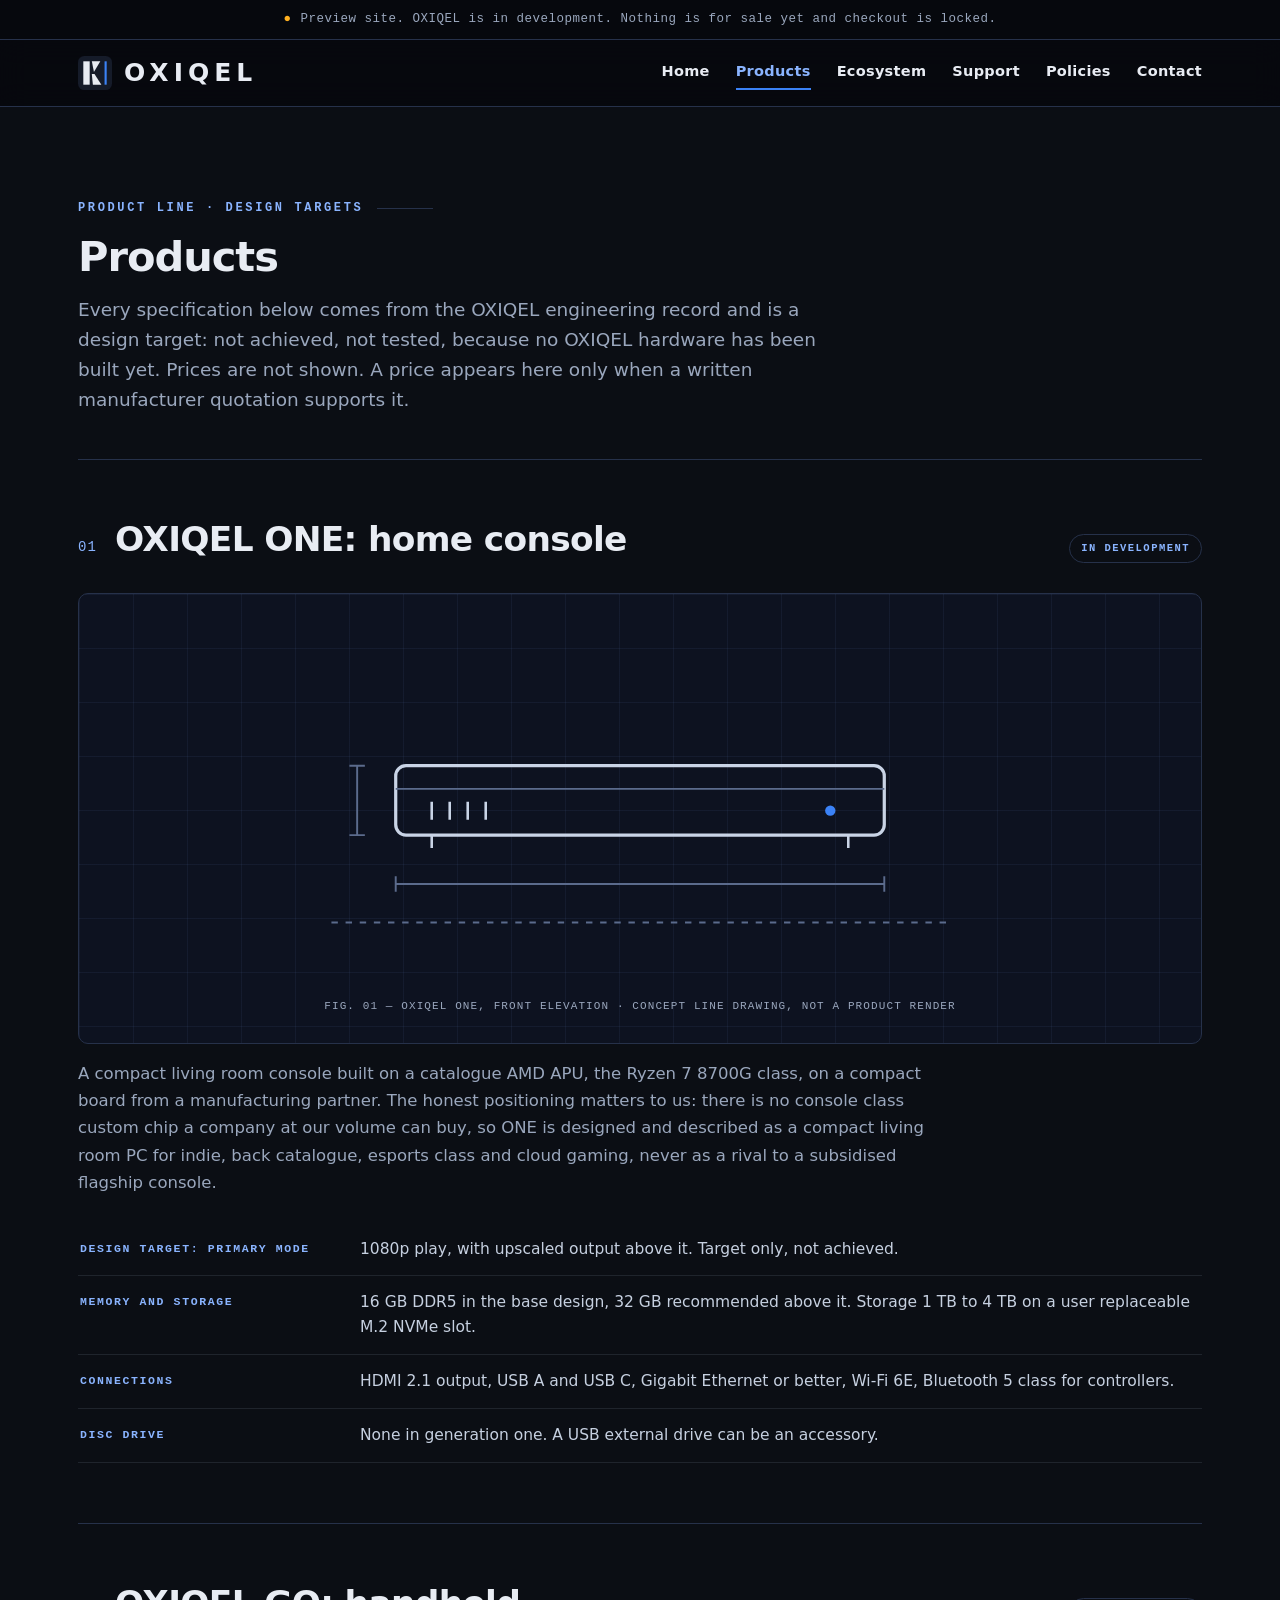
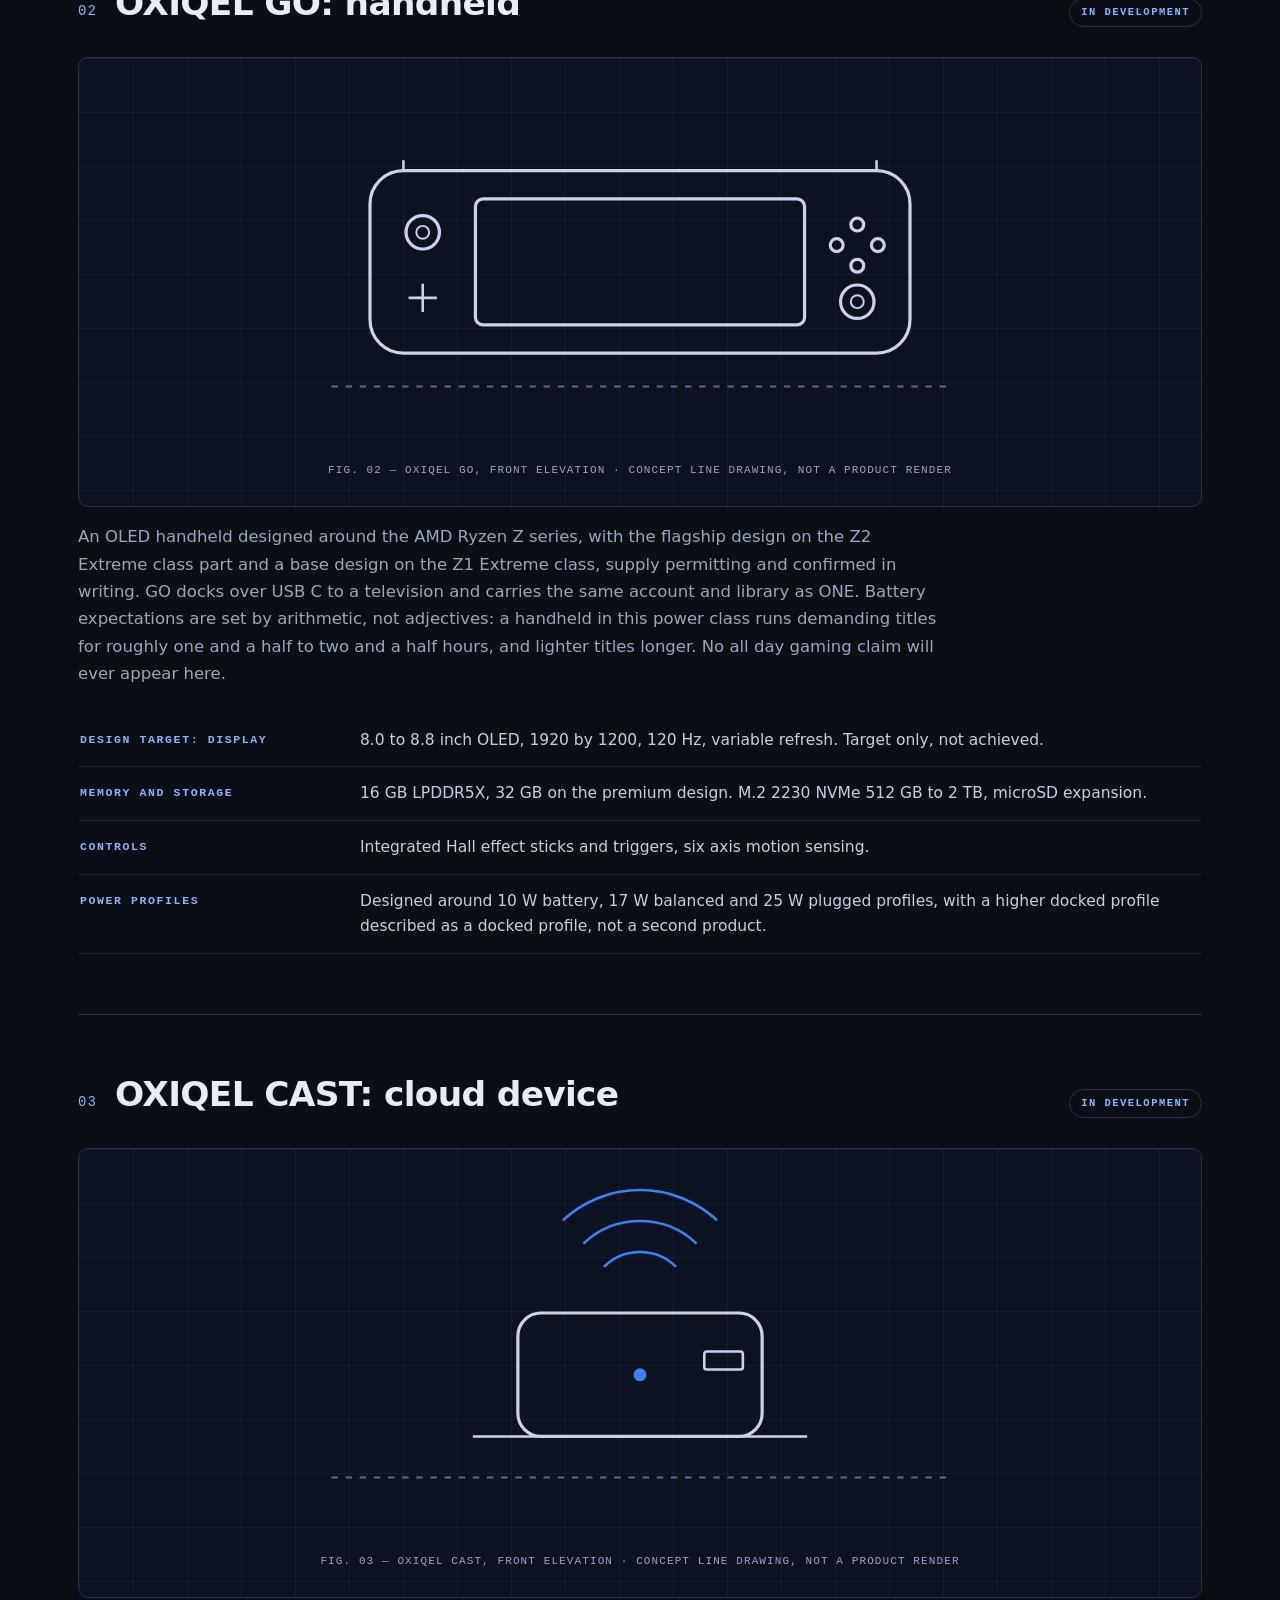
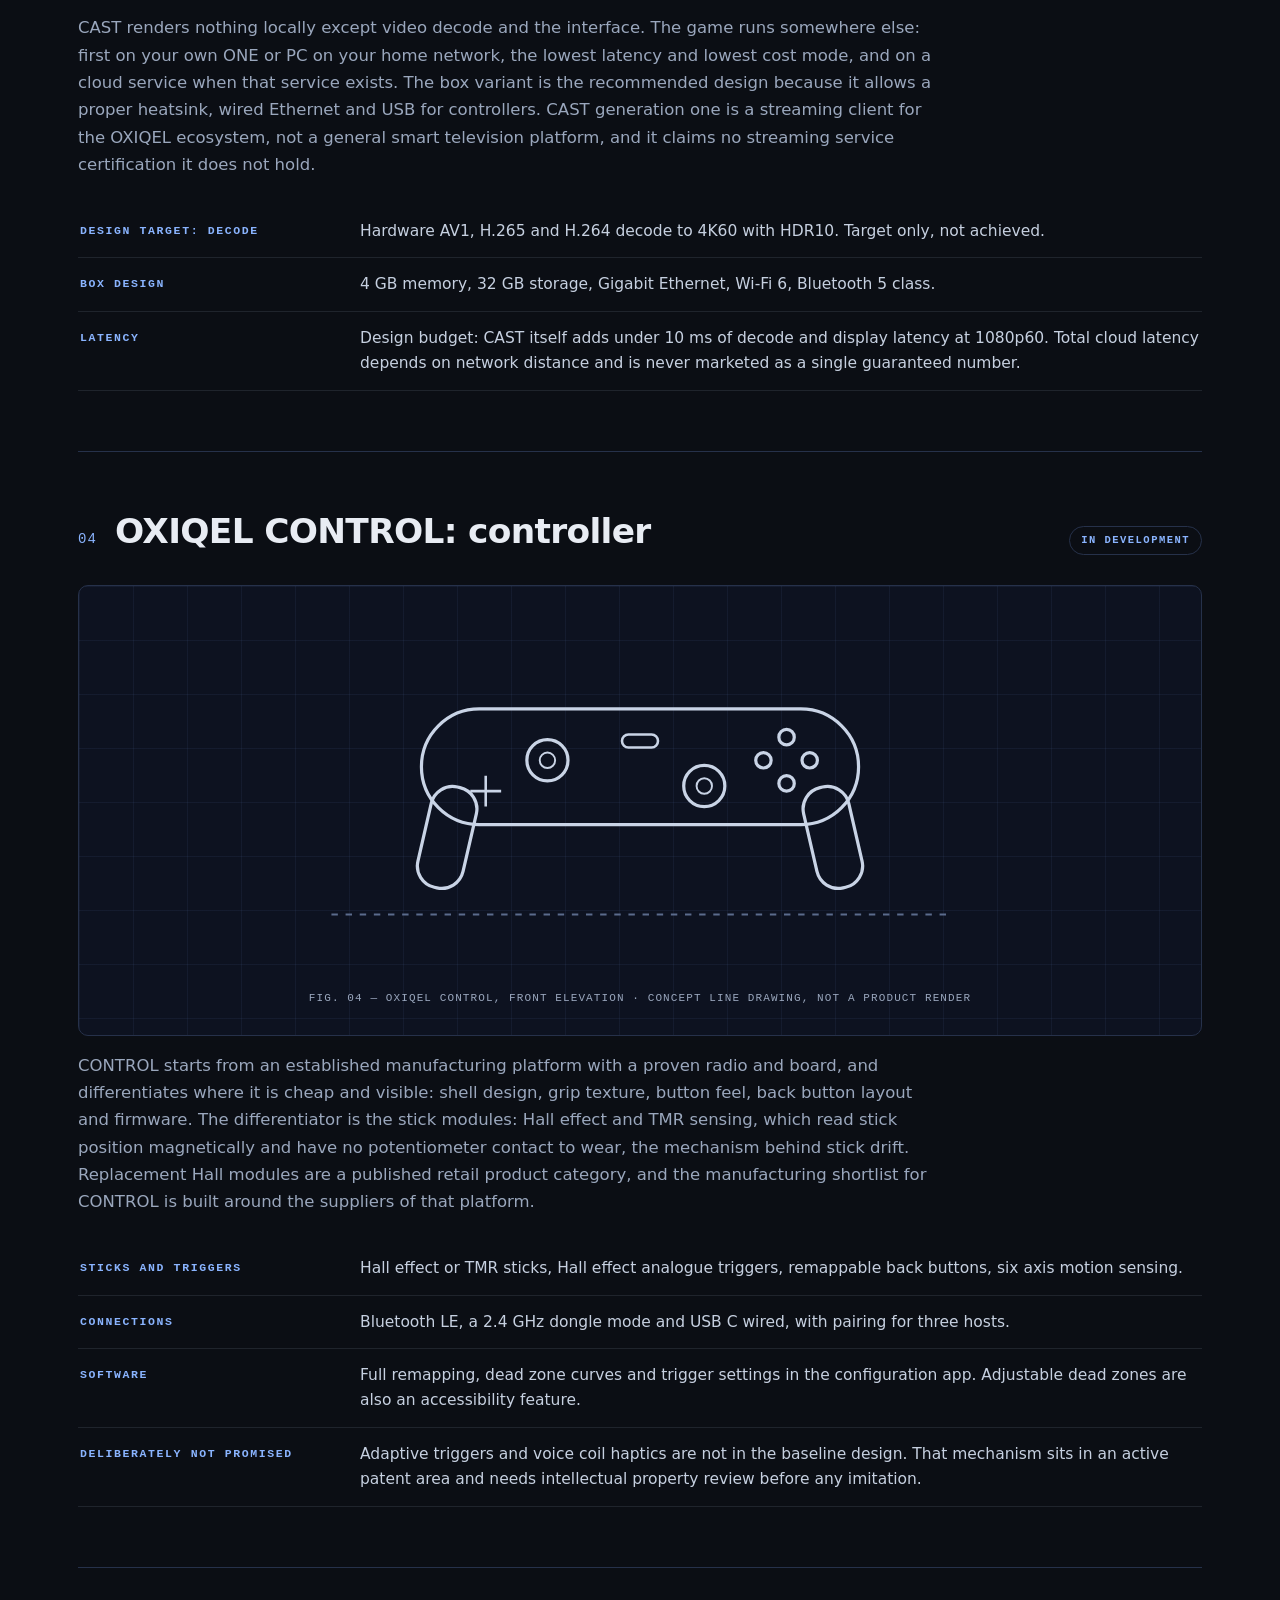
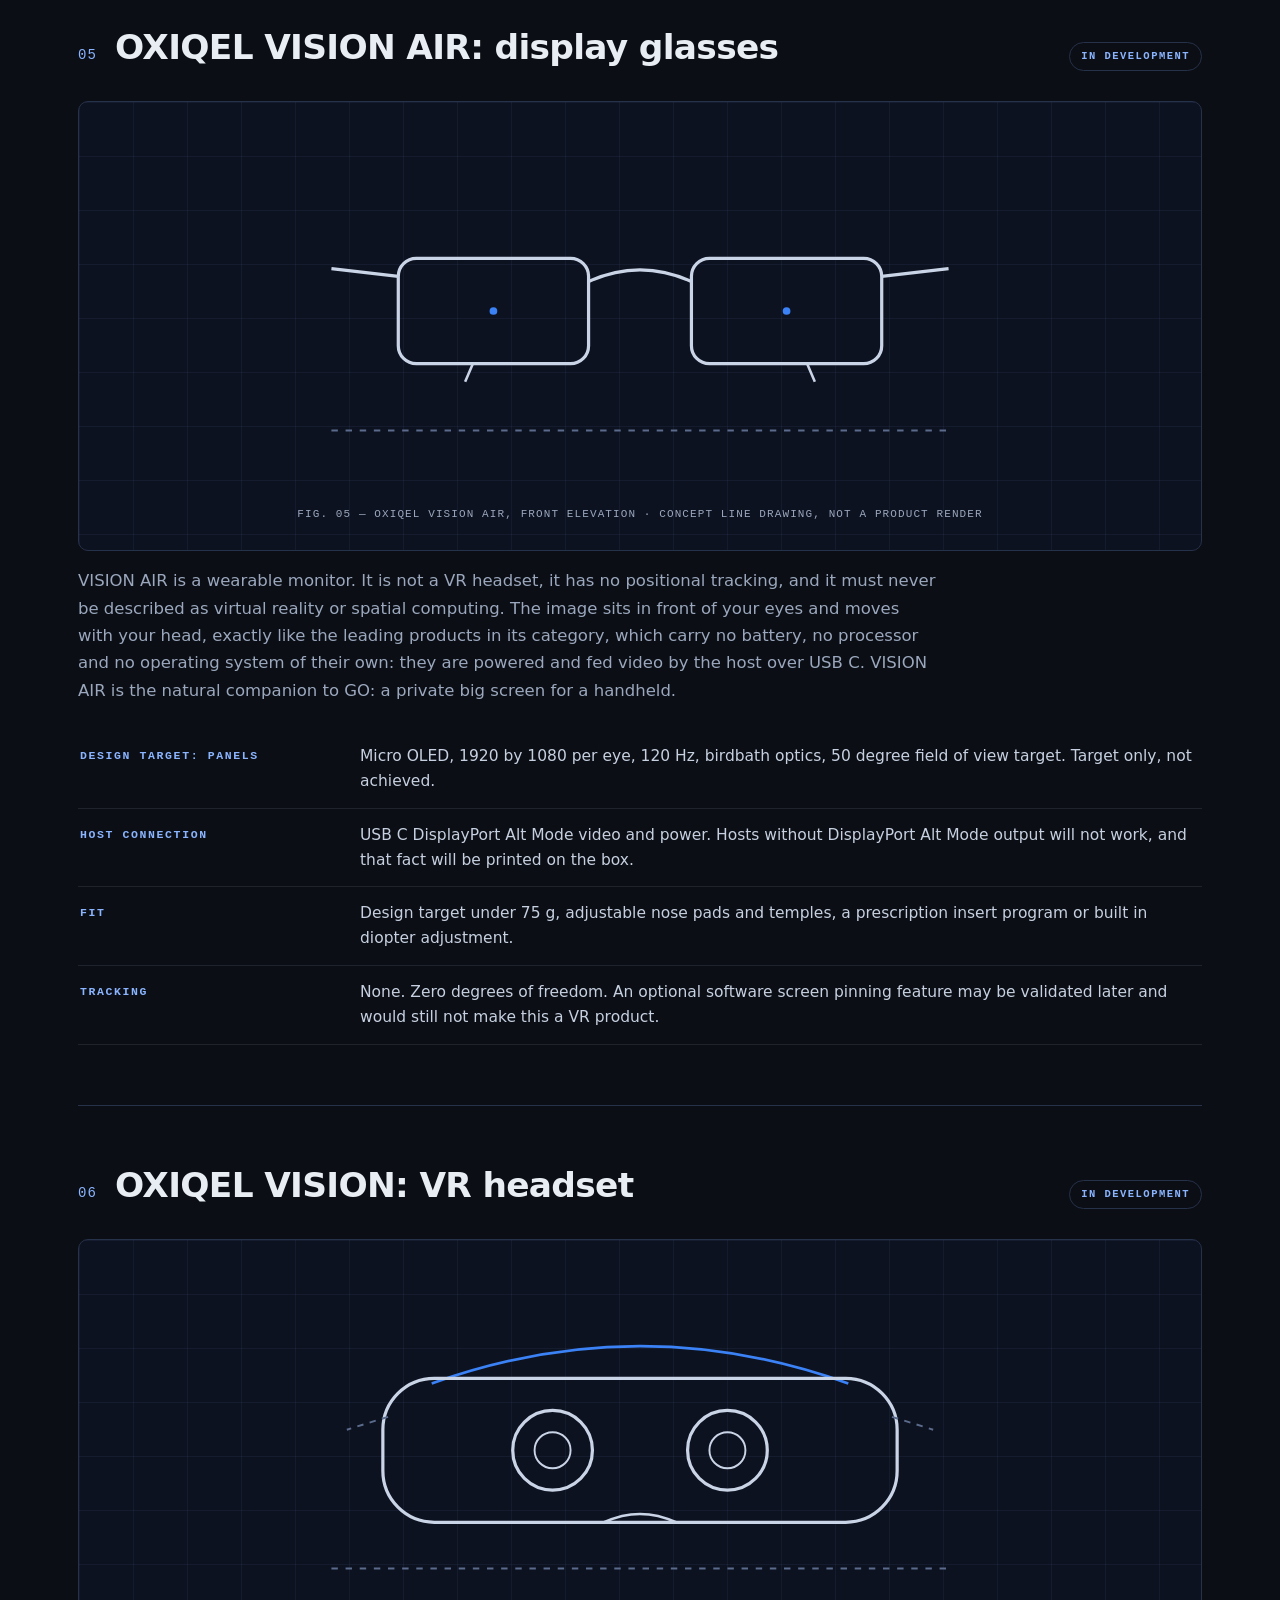
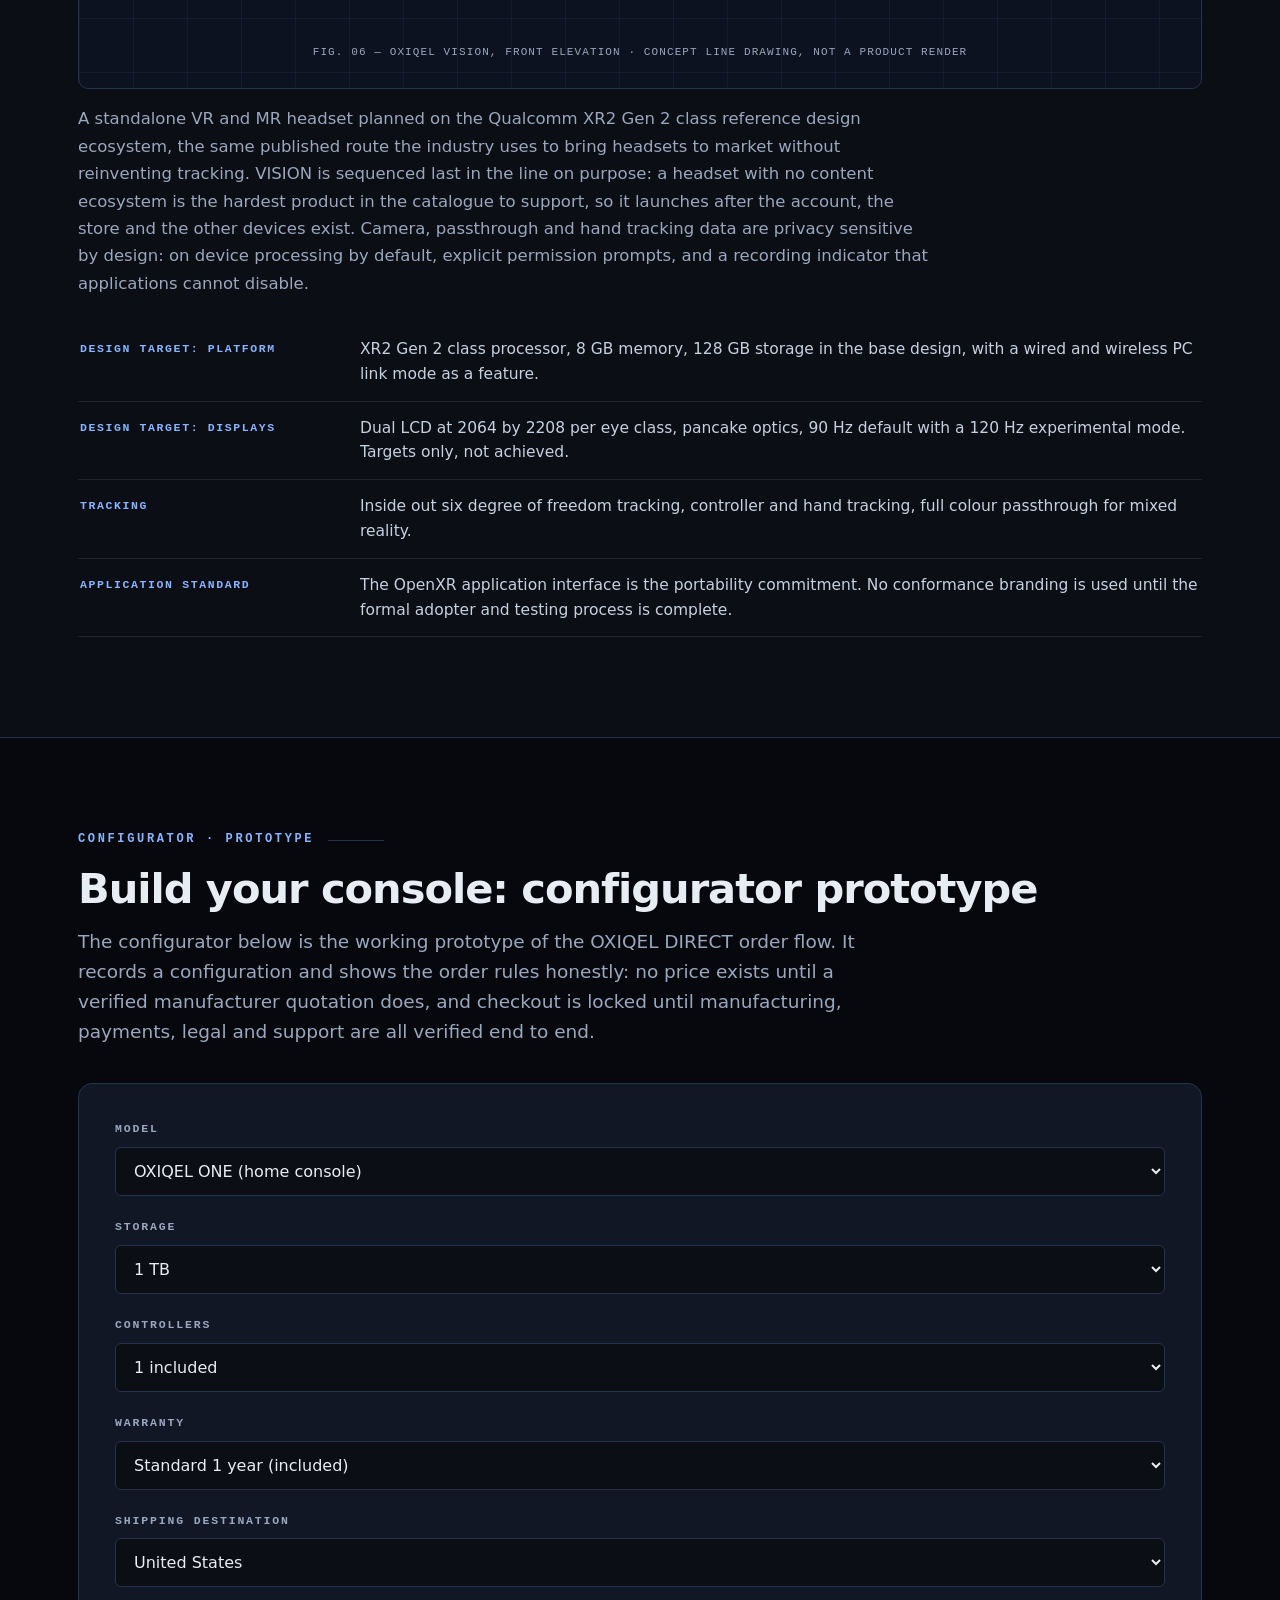
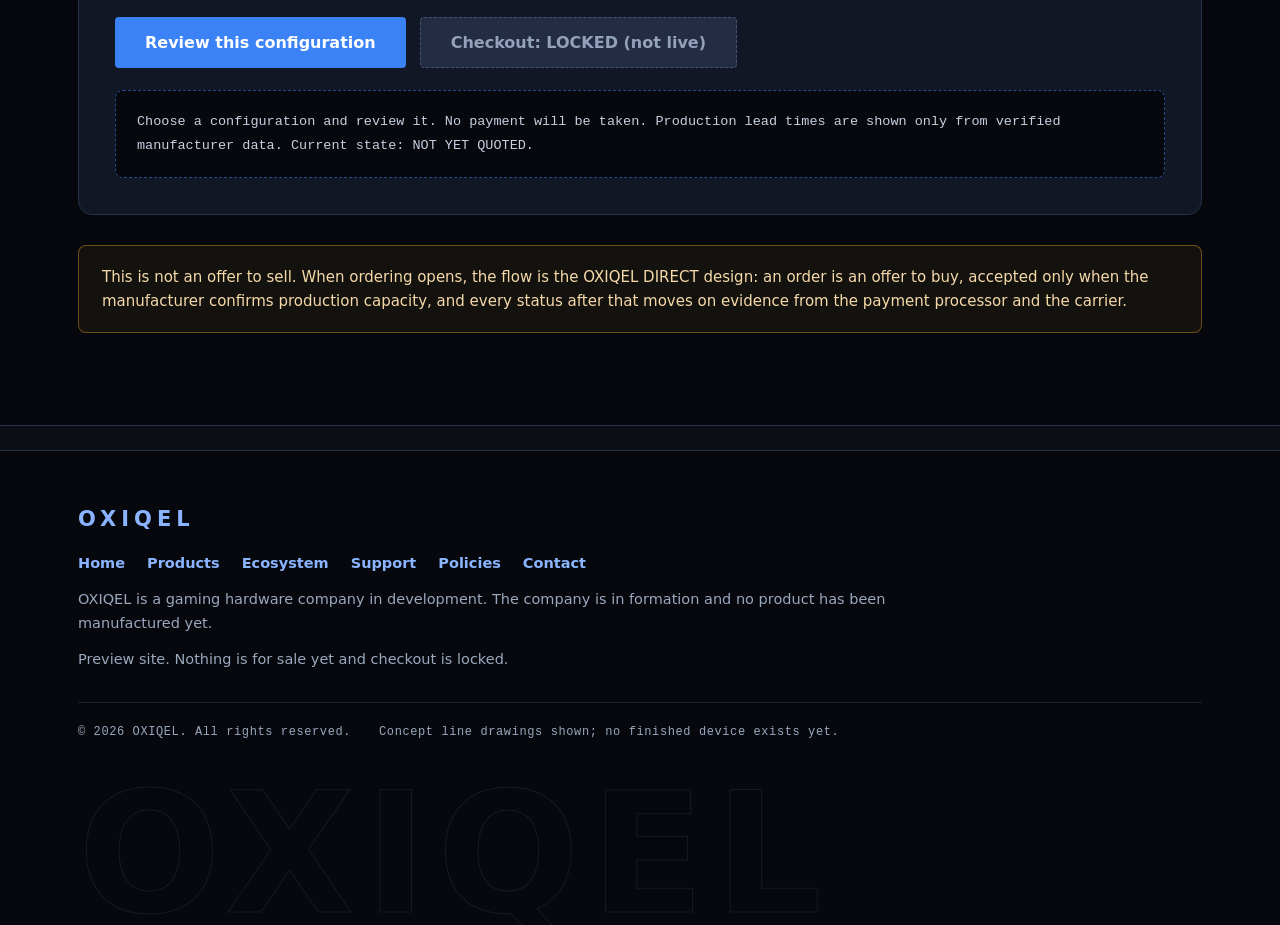
<file: products.html>
<!DOCTYPE html>
<html lang="en">
<head>
<meta charset="utf-8">
<meta name="viewport" content="width=device-width, initial-scale=1">
<title>Products | OXIQEL</title>
<meta name="description" content="The OXIQEL product line in development: ONE home console, GO handheld, CAST cloud device, CONTROL controller with Hall and TMR sticks, VISION AIR display glasses and the VISION VR headset. No prices are shown until verified manufacturer quotations exist.">
<link rel="icon" type="image/svg+xml" href="favicon.svg">
<meta name="theme-color" content="#0b0e14">
<meta property="og:type" content="website">
<meta property="og:site_name" content="OXIQEL">
<meta property="og:title" content="Products | OXIQEL">
<meta property="og:description" content="The OXIQEL product line in development: ONE home console, GO handheld, CAST cloud device, CONTROL controller with Hall and TMR sticks, VISION AIR display glasses and the VISION VR headset. No prices are shown until verified manufacturer quotations exist.">
<meta property="og:url" content="https://oxiqel.com/products.html">
<link rel="stylesheet" href="styles.css">
</head>
<body>
<a class="skip" href="#main">Skip to content</a>
<div class="statusbar"><span class="dot" aria-hidden="true">●</span>Preview site. OXIQEL is in development. Nothing is for sale yet and checkout is locked.</div>
<header class="site">
  <div class="wrap">
    <a class="wordmark" href="index.html"><svg width="34" height="34" viewBox="0 0 64 64" aria-hidden="true"><rect width="64" height="64" rx="12" fill="#151b29"/><g fill="#e8ecf3"><polygon points="10,10 22,10 22,54 10,54"/><polygon points="26,10 42,10 30,30"/><polygon points="26,34 31,34 44,54 28,54"/></g><rect x="50" y="10" width="4" height="44" fill="#3b82f6"/></svg>OXIQEL</a>
    <nav class="main" aria-label="Main">
      <a href="index.html">Home</a>
      <a class="current" aria-current="page" href="products.html">Products</a>
      <a href="ecosystem.html">Ecosystem</a>
      <a href="support.html">Support</a>
      <a href="policies.html">Policies</a>
      <a href="contact.html">Contact</a>
    </nav>
  </div>
</header>

<main id="main">
<section class="block">
  <div class="wrap">
    <p class="kicker">Product line · Design targets</p>
    <h1 class="title">Products</h1>
    <p class="lede">Every specification below comes from the OXIQEL engineering record and is a design target: not achieved, not tested, because no OXIQEL hardware has been built yet. Prices are not shown. A price appears here only when a written manufacturer quotation supports it.</p>

    <div class="product" id="one">
      <div class="phead"><span class="pno">01</span><h2>OXIQEL ONE: home console</h2><span class="chip">In development</span></div>
      <figure class="fig">
        <svg viewBox="0 0 560 260" fill="none" stroke="#c9d4e6" stroke-width="2.5" aria-hidden="true"><rect x="90" y="104" width="380" height="54" rx="8"/><path d="M90 122h380" stroke-width="1.5" stroke="#5b6b8c"/><path d="M118 132v14M132 132v14M146 132v14M160 132v14" stroke-width="2"/><circle cx="428" cy="139" r="4" fill="#3b82f6" stroke="none"/><path d="M118 158v10M442 158v10" stroke-width="2"/><path d="M60 104v54M54 104h12M54 158h12" stroke="#5b6b8c" stroke-width="1.5"/><path d="M90 196h380M90 190v12M470 190v12" stroke="#5b6b8c" stroke-width="1.5"/><path d="M40 226h480" stroke="#5b6b8c" stroke-width="1.5" stroke-dasharray="5 6"/></svg>
        <figcaption>Fig. 01 — OXIQEL ONE, front elevation · Concept line drawing, not a product render</figcaption>
      </figure>
      <p>A compact living room console built on a catalogue AMD APU, the Ryzen 7 8700G class, on a compact board from a manufacturing partner. The honest positioning matters to us: there is no console class custom chip a company at our volume can buy, so ONE is designed and described as a compact living room PC for indie, back catalogue, esports class and cloud gaming, never as a rival to a subsidised flagship console.</p>
      <dl class="specs">
        <div class="srow"><dt>Design target: primary mode</dt><dd>1080p play, with upscaled output above it. Target only, not achieved.</dd></div>
        <div class="srow"><dt>Memory and storage</dt><dd>16 GB DDR5 in the base design, 32 GB recommended above it. Storage 1 TB to 4 TB on a user replaceable M.2 NVMe slot.</dd></div>
        <div class="srow"><dt>Connections</dt><dd>HDMI 2.1 output, USB A and USB C, Gigabit Ethernet or better, Wi-Fi 6E, Bluetooth 5 class for controllers.</dd></div>
        <div class="srow"><dt>Disc drive</dt><dd>None in generation one. A USB external drive can be an accessory.</dd></div>
      </dl>
    </div>

    <div class="product" id="go">
      <div class="phead"><span class="pno">02</span><h2>OXIQEL GO: handheld</h2><span class="chip">In development</span></div>
      <figure class="fig">
        <svg viewBox="0 0 560 260" fill="none" stroke="#c9d4e6" stroke-width="2.5" aria-hidden="true"><rect x="70" y="58" width="420" height="142" rx="26"/><rect x="152" y="80" width="256" height="98" rx="6"/><circle cx="111" cy="106" r="13"/><circle cx="111" cy="106" r="5" stroke-width="1.5"/><path d="M111 146v22M100 157h22" stroke-width="2"/><circle cx="449" cy="100" r="5"/><circle cx="465" cy="116" r="5"/><circle cx="433" cy="116" r="5"/><circle cx="449" cy="132" r="5"/><circle cx="449" cy="160" r="13"/><circle cx="449" cy="160" r="5" stroke-width="1.5"/><path d="M96 58v-8M464 58v-8" stroke-width="2"/><path d="M40 226h480" stroke="#5b6b8c" stroke-width="1.5" stroke-dasharray="5 6"/></svg>
        <figcaption>Fig. 02 — OXIQEL GO, front elevation · Concept line drawing, not a product render</figcaption>
      </figure>
      <p>An OLED handheld designed around the AMD Ryzen Z series, with the flagship design on the Z2 Extreme class part and a base design on the Z1 Extreme class, supply permitting and confirmed in writing. GO docks over USB C to a television and carries the same account and library as ONE. Battery expectations are set by arithmetic, not adjectives: a handheld in this power class runs demanding titles for roughly one and a half to two and a half hours, and lighter titles longer. No all day gaming claim will ever appear here.</p>
      <dl class="specs">
        <div class="srow"><dt>Design target: display</dt><dd>8.0 to 8.8 inch OLED, 1920 by 1200, 120 Hz, variable refresh. Target only, not achieved.</dd></div>
        <div class="srow"><dt>Memory and storage</dt><dd>16 GB LPDDR5X, 32 GB on the premium design. M.2 2230 NVMe 512 GB to 2 TB, microSD expansion.</dd></div>
        <div class="srow"><dt>Controls</dt><dd>Integrated Hall effect sticks and triggers, six axis motion sensing.</dd></div>
        <div class="srow"><dt>Power profiles</dt><dd>Designed around 10 W battery, 17 W balanced and 25 W plugged profiles, with a higher docked profile described as a docked profile, not a second product.</dd></div>
      </dl>
    </div>

    <div class="product" id="cast">
      <div class="phead"><span class="pno">03</span><h2>OXIQEL CAST: cloud device</h2><span class="chip">In development</span></div>
      <figure class="fig">
        <svg viewBox="0 0 560 260" fill="none" stroke="#c9d4e6" stroke-width="2.5" aria-hidden="true"><path d="M252 62a40 40 0 0 1 56 0M236 44a64 64 0 0 1 88 0M220 26a88 88 0 0 1 120 0" stroke="#3b82f6" stroke-width="2"/><rect x="185" y="98" width="190" height="96" rx="18"/><circle cx="280" cy="146" r="5" fill="#3b82f6" stroke="none"/><rect x="330" y="128" width="30" height="14" rx="2" stroke-width="2"/><path d="M150 194h260" stroke-width="2"/><path d="M40 226h480" stroke="#5b6b8c" stroke-width="1.5" stroke-dasharray="5 6"/></svg>
        <figcaption>Fig. 03 — OXIQEL CAST, front elevation · Concept line drawing, not a product render</figcaption>
      </figure>
      <p>CAST renders nothing locally except video decode and the interface. The game runs somewhere else: first on your own ONE or PC on your home network, the lowest latency and lowest cost mode, and on a cloud service when that service exists. The box variant is the recommended design because it allows a proper heatsink, wired Ethernet and USB for controllers. CAST generation one is a streaming client for the OXIQEL ecosystem, not a general smart television platform, and it claims no streaming service certification it does not hold.</p>
      <dl class="specs">
        <div class="srow"><dt>Design target: decode</dt><dd>Hardware AV1, H.265 and H.264 decode to 4K60 with HDR10. Target only, not achieved.</dd></div>
        <div class="srow"><dt>Box design</dt><dd>4 GB memory, 32 GB storage, Gigabit Ethernet, Wi-Fi 6, Bluetooth 5 class.</dd></div>
        <div class="srow"><dt>Latency</dt><dd>Design budget: CAST itself adds under 10 ms of decode and display latency at 1080p60. Total cloud latency depends on network distance and is never marketed as a single guaranteed number.</dd></div>
      </dl>
    </div>

    <div class="product" id="control">
      <div class="phead"><span class="pno">04</span><h2>OXIQEL CONTROL: controller</h2><span class="chip">In development</span></div>
      <figure class="fig">
        <svg viewBox="0 0 560 260" fill="none" stroke="#c9d4e6" stroke-width="2.5" aria-hidden="true"><rect x="112" y="126" width="36" height="80" rx="17" transform="rotate(13 130 166)"/><rect x="412" y="126" width="36" height="80" rx="17" transform="rotate(-13 430 166)"/><rect x="110" y="66" width="340" height="90" rx="45"/><circle cx="208" cy="106" r="16"/><circle cx="208" cy="106" r="6" stroke-width="1.5"/><circle cx="330" cy="126" r="16"/><circle cx="330" cy="126" r="6" stroke-width="1.5"/><path d="M160 118v24M148 130h24" stroke-width="2"/><circle cx="394" cy="88" r="6"/><circle cx="412" cy="106" r="6"/><circle cx="394" cy="124" r="6"/><circle cx="376" cy="106" r="6"/><rect x="266" y="86" width="28" height="10" rx="5" stroke-width="2"/><path d="M40 226h480" stroke="#5b6b8c" stroke-width="1.5" stroke-dasharray="5 6"/></svg>
        <figcaption>Fig. 04 — OXIQEL CONTROL, front elevation · Concept line drawing, not a product render</figcaption>
      </figure>
      <p>CONTROL starts from an established manufacturing platform with a proven radio and board, and differentiates where it is cheap and visible: shell design, grip texture, button feel, back button layout and firmware. The differentiator is the stick modules: Hall effect and TMR sensing, which read stick position magnetically and have no potentiometer contact to wear, the mechanism behind stick drift. Replacement Hall modules are a published retail product category, and the manufacturing shortlist for CONTROL is built around the suppliers of that platform.</p>
      <dl class="specs">
        <div class="srow"><dt>Sticks and triggers</dt><dd>Hall effect or TMR sticks, Hall effect analogue triggers, remappable back buttons, six axis motion sensing.</dd></div>
        <div class="srow"><dt>Connections</dt><dd>Bluetooth LE, a 2.4 GHz dongle mode and USB C wired, with pairing for three hosts.</dd></div>
        <div class="srow"><dt>Software</dt><dd>Full remapping, dead zone curves and trigger settings in the configuration app. Adjustable dead zones are also an accessibility feature.</dd></div>
        <div class="srow"><dt>Deliberately not promised</dt><dd>Adaptive triggers and voice coil haptics are not in the baseline design. That mechanism sits in an active patent area and needs intellectual property review before any imitation.</dd></div>
      </dl>
    </div>

    <div class="product" id="vision-air">
      <div class="phead"><span class="pno">05</span><h2>OXIQEL VISION AIR: display glasses</h2><span class="chip">In development</span></div>
      <figure class="fig">
        <svg viewBox="0 0 560 260" fill="none" stroke="#c9d4e6" stroke-width="2.5" aria-hidden="true"><rect x="92" y="92" width="148" height="82" rx="14"/><rect x="320" y="92" width="148" height="82" rx="14"/><path d="M240 110q40-18 80 0"/><path d="M92 106 40 100M468 106l52-6" /><path d="M150 174l-6 14M410 174l6 14" stroke-width="2"/><circle cx="166" cy="133" r="3" fill="#3b82f6" stroke="none"/><circle cx="394" cy="133" r="3" fill="#3b82f6" stroke="none"/><path d="M40 226h480" stroke="#5b6b8c" stroke-width="1.5" stroke-dasharray="5 6"/></svg>
        <figcaption>Fig. 05 — OXIQEL VISION AIR, front elevation · Concept line drawing, not a product render</figcaption>
      </figure>
      <p>VISION AIR is a wearable monitor. It is not a VR headset, it has no positional tracking, and it must never be described as virtual reality or spatial computing. The image sits in front of your eyes and moves with your head, exactly like the leading products in its category, which carry no battery, no processor and no operating system of their own: they are powered and fed video by the host over USB C. VISION AIR is the natural companion to GO: a private big screen for a handheld.</p>
      <dl class="specs">
        <div class="srow"><dt>Design target: panels</dt><dd>Micro OLED, 1920 by 1080 per eye, 120 Hz, birdbath optics, 50 degree field of view target. Target only, not achieved.</dd></div>
        <div class="srow"><dt>Host connection</dt><dd>USB C DisplayPort Alt Mode video and power. Hosts without DisplayPort Alt Mode output will not work, and that fact will be printed on the box.</dd></div>
        <div class="srow"><dt>Fit</dt><dd>Design target under 75 g, adjustable nose pads and temples, a prescription insert program or built in diopter adjustment.</dd></div>
        <div class="srow"><dt>Tracking</dt><dd>None. Zero degrees of freedom. An optional software screen pinning feature may be validated later and would still not make this a VR product.</dd></div>
      </dl>
    </div>

    <div class="product" id="vision">
      <div class="phead"><span class="pno">06</span><h2>OXIQEL VISION: VR headset</h2><span class="chip">In development</span></div>
      <figure class="fig">
        <svg viewBox="0 0 560 260" fill="none" stroke="#c9d4e6" stroke-width="2.5" aria-hidden="true"><path d="M118 82q162-58 324 0" stroke="#3b82f6" stroke-width="2"/><rect x="80" y="78" width="400" height="112" rx="40"/><circle cx="212" cy="134" r="31"/><circle cx="212" cy="134" r="14" stroke-width="1.5"/><circle cx="348" cy="134" r="31"/><circle cx="348" cy="134" r="14" stroke-width="1.5"/><path d="M252 190q28-13 56 0" stroke-width="2"/><path d="M84 108 52 118M476 108l32 10" stroke="#5b6b8c" stroke-width="1.5" stroke-dasharray="5 5"/><path d="M40 226h480" stroke="#5b6b8c" stroke-width="1.5" stroke-dasharray="5 6"/></svg>
        <figcaption>Fig. 06 — OXIQEL VISION, front elevation · Concept line drawing, not a product render</figcaption>
      </figure>
      <p>A standalone VR and MR headset planned on the Qualcomm XR2 Gen 2 class reference design ecosystem, the same published route the industry uses to bring headsets to market without reinventing tracking. VISION is sequenced last in the line on purpose: a headset with no content ecosystem is the hardest product in the catalogue to support, so it launches after the account, the store and the other devices exist. Camera, passthrough and hand tracking data are privacy sensitive by design: on device processing by default, explicit permission prompts, and a recording indicator that applications cannot disable.</p>
      <dl class="specs">
        <div class="srow"><dt>Design target: platform</dt><dd>XR2 Gen 2 class processor, 8 GB memory, 128 GB storage in the base design, with a wired and wireless PC link mode as a feature.</dd></div>
        <div class="srow"><dt>Design target: displays</dt><dd>Dual LCD at 2064 by 2208 per eye class, pancake optics, 90 Hz default with a 120 Hz experimental mode. Targets only, not achieved.</dd></div>
        <div class="srow"><dt>Tracking</dt><dd>Inside out six degree of freedom tracking, controller and hand tracking, full colour passthrough for mixed reality.</dd></div>
        <div class="srow"><dt>Application standard</dt><dd>The OpenXR application interface is the portability commitment. No conformance branding is used until the formal adopter and testing process is complete.</dd></div>
      </dl>
    </div>
  </div>
</section>

<section class="block band">
  <div class="wrap">
    <p class="kicker">Configurator · Prototype</p>
    <h2 class="title">Build your console: configurator prototype</h2>
    <p class="lede">The configurator below is the working prototype of the OXIQEL DIRECT order flow. It records a configuration and shows the order rules honestly: no price exists until a verified manufacturer quotation does, and checkout is locked until manufacturing, payments, legal and support are all verified end to end.</p>
    <div class="config">
      <label for="model">Model</label>
      <select id="model">
        <option value="OXIQEL ONE (home console)">OXIQEL ONE (home console)</option>
        <option value="OXIQEL GO (handheld)">OXIQEL GO (handheld)</option>
        <option value="OXIQEL VISION (VR headset)">OXIQEL VISION (VR headset)</option>
      </select>
      <label for="storage">Storage</label>
      <select id="storage">
        <option>1 TB</option>
        <option>2 TB</option>
        <option>4 TB (ONE only)</option>
      </select>
      <label for="pads">Controllers</label>
      <select id="pads">
        <option>1 included</option>
        <option>2</option>
        <option>3</option>
        <option>4</option>
      </select>
      <label for="warranty">Warranty</label>
      <select id="warranty">
        <option>Standard 1 year (included)</option>
        <option>Extended 2 year</option>
        <option>Extended 3 year</option>
      </select>
      <label for="ship">Shipping destination</label>
      <select id="ship">
        <option>United States</option>
        <option>Canada</option>
        <option>United Kingdom / European Union</option>
      </select>
      <div class="actions">
        <button class="primary" type="button" onclick="quote()">Review this configuration</button>
        <button class="locked" type="button" disabled title="Checkout is locked until manufacturing, payments, legal and support are verified">Checkout: LOCKED (not live)</button>
      </div>
      <div id="summary">Choose a configuration and review it. No payment will be taken. Production lead times are shown only from verified manufacturer data. Current state: NOT YET QUOTED.</div>
    </div>
    <div class="note">This is not an offer to sell. When ordering opens, the flow is the OXIQEL DIRECT design: an order is an offer to buy, accepted only when the manufacturer confirms production capacity, and every status after that moves on evidence from the payment processor and the carrier.</div>
  </div>
</section>
</main>

<footer class="site">
  <div class="wrap">
    <a class="wordmark" href="index.html">OXIQEL</a>
    <nav class="foot" aria-label="Footer">
      <a href="index.html">Home</a>
      <a href="products.html">Products</a>
      <a href="ecosystem.html">Ecosystem</a>
      <a href="support.html">Support</a>
      <a href="policies.html">Policies</a>
      <a href="contact.html">Contact</a>
    </nav>
    <p>OXIQEL is a gaming hardware company in development. The company is in formation and no product has been manufactured yet.</p>
    <p>Preview site. Nothing is for sale yet and checkout is locked.</p>
    <div class="legal"><span>&copy; 2026 OXIQEL. All rights reserved.</span><span>Concept line drawings shown; no finished device exists yet.</span></div>
    <div class="giant" aria-hidden="true">OXIQEL</div>
  </div>
</footer>

<script>
function quote(){
  var m=document.getElementById('model').value;
  var s=document.getElementById('storage').value;
  var p=document.getElementById('pads').value;
  var w=document.getElementById('warranty').value;
  var d=document.getElementById('ship').value;
  document.getElementById('summary').textContent=
  'CONFIGURATION RECORDED (prototype only)\nModel: '+m+'\nStorage: '+s+'\nControllers: '+p+'\nWarranty: '+w+'\nDestination: '+d+
  '\nPrice: NOT SET. No verified manufacturer quotation exists yet, so no total can be shown honestly.\nProduction estimate: PENDING MANUFACTURER QUOTE.\nCheckout is locked. This is not an offer to sell.';
}
</script>
</body>
</html>
</file>
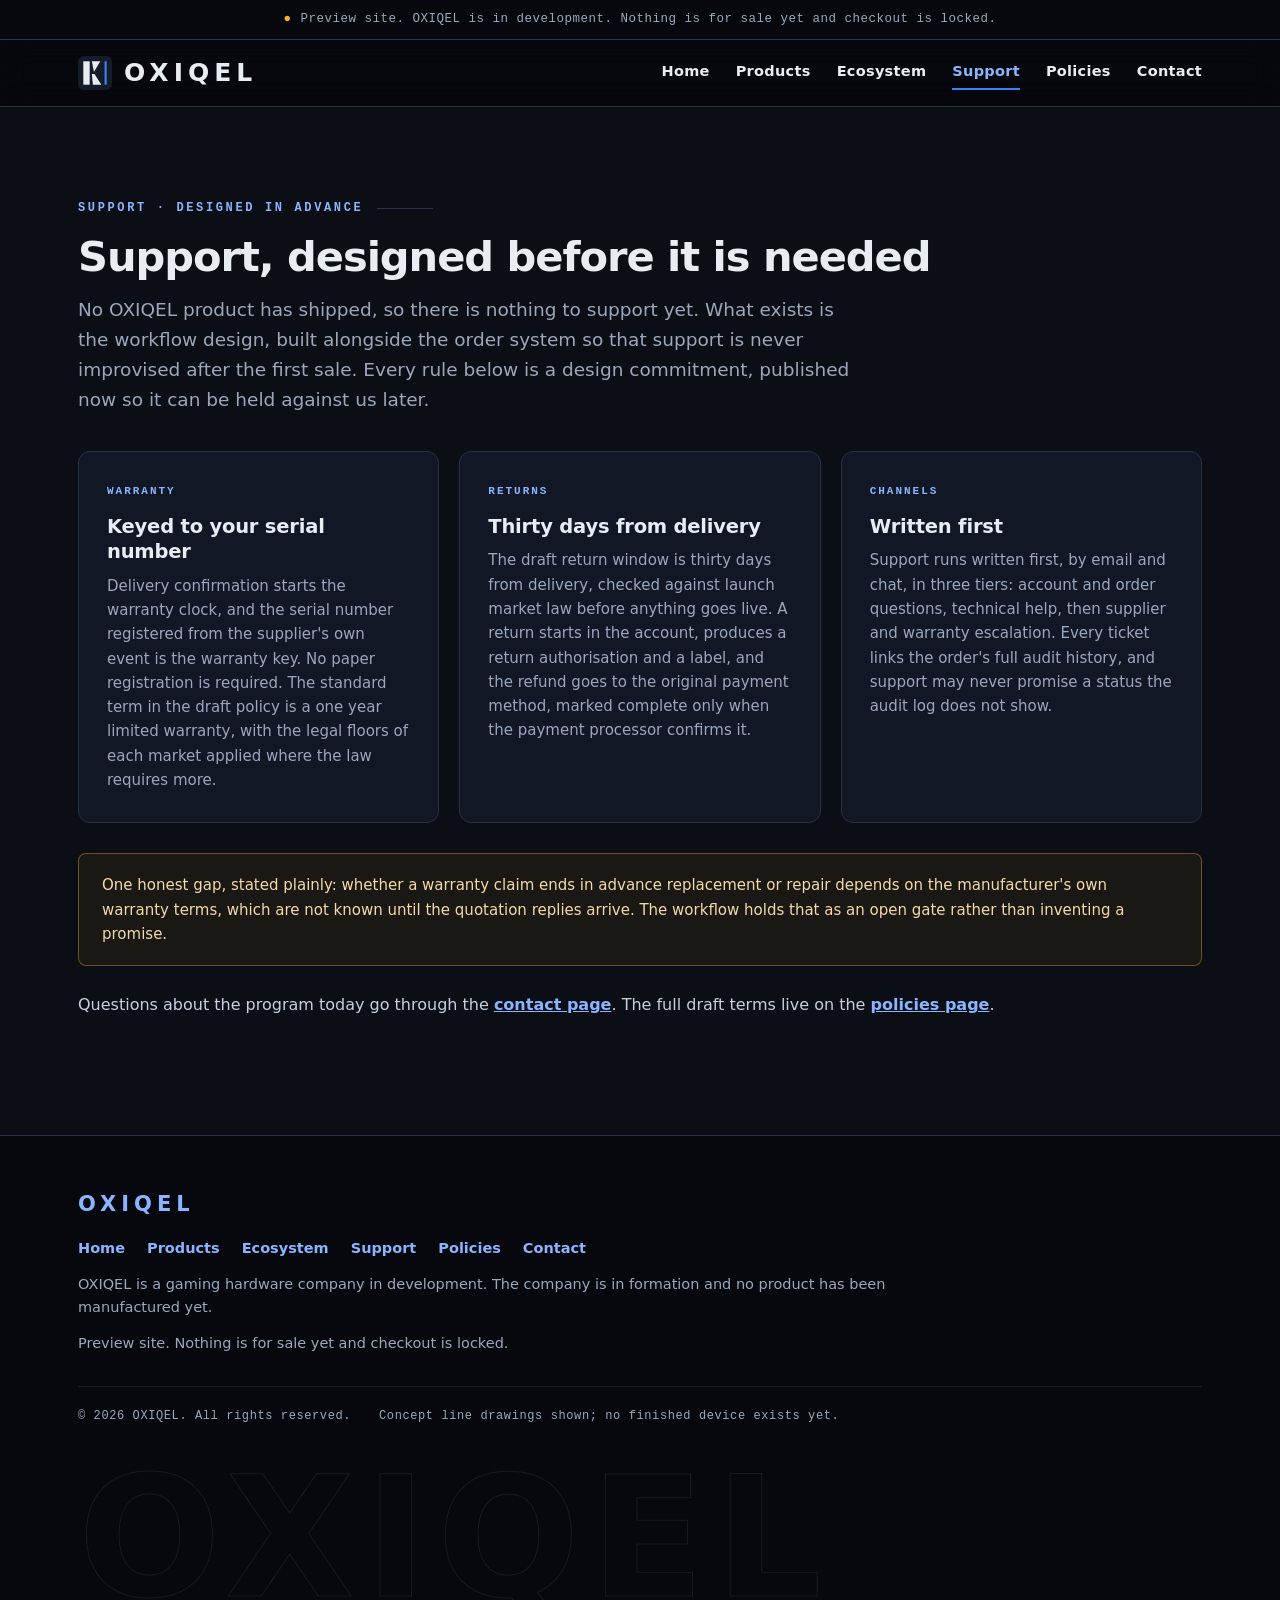
<file: support.html>
<!DOCTYPE html>
<html lang="en">
<head>
<meta charset="utf-8">
<meta name="viewport" content="width=device-width, initial-scale=1">
<title>Support | OXIQEL</title>
<meta name="description" content="How OXIQEL support, warranty and returns are designed to work when products ship: serial number warranty keyed to delivery, a 30 day draft return window, written first support channels, and statuses that only move on evidence.">
<link rel="icon" type="image/svg+xml" href="favicon.svg">
<meta name="theme-color" content="#0b0e14">
<meta property="og:type" content="website">
<meta property="og:site_name" content="OXIQEL">
<meta property="og:title" content="Support | OXIQEL">
<meta property="og:description" content="How OXIQEL support, warranty and returns are designed to work when products ship: serial number warranty keyed to delivery, a 30 day draft return window, written first support channels, and statuses that only move on evidence.">
<meta property="og:url" content="https://oxiqel.com/support.html">
<link rel="stylesheet" href="styles.css">
</head>
<body>
<a class="skip" href="#main">Skip to content</a>
<div class="statusbar"><span class="dot" aria-hidden="true">●</span>Preview site. OXIQEL is in development. Nothing is for sale yet and checkout is locked.</div>
<header class="site">
  <div class="wrap">
    <a class="wordmark" href="index.html"><svg width="34" height="34" viewBox="0 0 64 64" aria-hidden="true"><rect width="64" height="64" rx="12" fill="#151b29"/><g fill="#e8ecf3"><polygon points="10,10 22,10 22,54 10,54"/><polygon points="26,10 42,10 30,30"/><polygon points="26,34 31,34 44,54 28,54"/></g><rect x="50" y="10" width="4" height="44" fill="#3b82f6"/></svg>OXIQEL</a>
    <nav class="main" aria-label="Main">
      <a href="index.html">Home</a>
      <a href="products.html">Products</a>
      <a href="ecosystem.html">Ecosystem</a>
      <a class="current" aria-current="page" href="support.html">Support</a>
      <a href="policies.html">Policies</a>
      <a href="contact.html">Contact</a>
    </nav>
  </div>
</header>

<main id="main">
<section class="block">
  <div class="wrap">
    <p class="kicker">Support · Designed in advance</p>
    <h1 class="title">Support, designed before it is needed</h1>
    <p class="lede">No OXIQEL product has shipped, so there is nothing to support yet. What exists is the workflow design, built alongside the order system so that support is never improvised after the first sale. Every rule below is a design commitment, published now so it can be held against us later.</p>
    <div class="cards">
      <div class="card rv">
        <span class="tag">Warranty</span>
        <h3>Keyed to your serial number</h3>
        <p>Delivery confirmation starts the warranty clock, and the serial number registered from the supplier's own event is the warranty key. No paper registration is required. The standard term in the draft policy is a one year limited warranty, with the legal floors of each market applied where the law requires more.</p>
      </div>
      <div class="card rv">
        <span class="tag">Returns</span>
        <h3>Thirty days from delivery</h3>
        <p>The draft return window is thirty days from delivery, checked against launch market law before anything goes live. A return starts in the account, produces a return authorisation and a label, and the refund goes to the original payment method, marked complete only when the payment processor confirms it.</p>
      </div>
      <div class="card rv">
        <span class="tag">Channels</span>
        <h3>Written first</h3>
        <p>Support runs written first, by email and chat, in three tiers: account and order questions, technical help, then supplier and warranty escalation. Every ticket links the order's full audit history, and support may never promise a status the audit log does not show.</p>
      </div>
    </div>
    <div class="note">One honest gap, stated plainly: whether a warranty claim ends in advance replacement or repair depends on the manufacturer's own warranty terms, which are not known until the quotation replies arrive. The workflow holds that as an open gate rather than inventing a promise.</div>
    <p style="margin-top:26px">Questions about the program today go through the <a href="contact.html"><strong>contact page</strong></a>. The full draft terms live on the <a href="policies.html"><strong>policies page</strong></a>.</p>
  </div>
</section>
</main>

<footer class="site">
  <div class="wrap">
    <a class="wordmark" href="index.html">OXIQEL</a>
    <nav class="foot" aria-label="Footer">
      <a href="index.html">Home</a>
      <a href="products.html">Products</a>
      <a href="ecosystem.html">Ecosystem</a>
      <a href="support.html">Support</a>
      <a href="policies.html">Policies</a>
      <a href="contact.html">Contact</a>
    </nav>
    <p>OXIQEL is a gaming hardware company in development. The company is in formation and no product has been manufactured yet.</p>
    <p>Preview site. Nothing is for sale yet and checkout is locked.</p>
    <div class="legal"><span>&copy; 2026 OXIQEL. All rights reserved.</span><span>Concept line drawings shown; no finished device exists yet.</span></div>
    <div class="giant" aria-hidden="true">OXIQEL</div>
  </div>
</footer>

</body>
</html>
</file>
<file: styles.css>
/* OXIQEL site styles — v2 design system, "The Engineering Record".
   Brand base per brand/VISUAL_IDENTITY_V1.md: Deep Space #0B0E14,
   Signal Blue #3B82F6, Ice #E8ECF3. Art direction: a measured technical
   drawing — hairline rules, mono spec labels, concept line elevations.
   No product photography is used anywhere on this site until real product
   photography exists; every device shown is a labelled concept line
   drawing. Amber is reserved for status and lock semantics only.
   No webfonts, no CDN, no external assets: system type stacks only. */

:root {
  --space: #0b0e14;
  --deep: #06080d;
  --panel: #111725;
  --panel-2: #0d1220;
  --line: #26314a;
  --line-soft: rgba(154, 167, 189, 0.14);
  --grid: rgba(96, 130, 190, 0.09);
  --blue: #3b82f6;
  --blue-soft: #8ab4ff;
  --ice: #e8ecf3;
  --body: #c6d0e0;
  --muted: #9aa7bd;
  --amber: #ffb020;
  --amber-ink: #f5d9a8;
  --amber-line: rgba(255, 176, 32, 0.38);
  --amber-bg: rgba(255, 176, 32, 0.06);
  --mono: ui-monospace, "SF Mono", "Cascadia Code", Menlo, Consolas, monospace;
  --sans: system-ui, -apple-system, "Segoe UI", Roboto, "Helvetica Neue", Arial, sans-serif;
}

* { box-sizing: border-box; margin: 0; padding: 0; }

html { scroll-behavior: smooth; }

body {
  font-family: var(--sans);
  background: var(--space);
  color: var(--body);
  line-height: 1.65;
  -webkit-font-smoothing: antialiased;
  text-rendering: optimizeLegibility;
}

a { color: var(--blue-soft); }

.wrap { max-width: 1180px; margin: 0 auto; padding: 0 28px; }

::selection { background: var(--blue); color: #fff; }

/* ---------- skip link ---------- */
.skip {
  position: absolute; left: 16px; top: -60px; z-index: 60;
  background: var(--blue); color: #fff; padding: 10px 18px; border-radius: 4px;
  font-weight: 700; text-decoration: none; transition: top 0.2s ease;
}
.skip:focus { top: 12px; }

/* ---------- status bar ---------- */
.statusbar {
  background: var(--deep);
  border-bottom: 1px solid var(--line);
  color: var(--muted);
  font-family: var(--mono);
  font-size: 12.5px;
  letter-spacing: 0.04em;
  text-align: center;
  padding: 9px 16px;
}
.statusbar .dot { color: var(--amber); margin-right: 9px; }

/* ---------- header ---------- */
header.site {
  position: sticky; top: 0; z-index: 50;
  background: rgba(6, 8, 13, 0.86);
  -webkit-backdrop-filter: blur(14px);
  backdrop-filter: blur(14px);
  border-bottom: 1px solid var(--line);
}
header.site .wrap {
  display: flex; align-items: center; justify-content: space-between;
  padding-top: 16px; padding-bottom: 16px; flex-wrap: wrap; gap: 10px 20px;
}
.wordmark {
  display: inline-flex; align-items: center; gap: 12px;
  font-size: 25px; font-weight: 800; letter-spacing: 5px; color: var(--ice);
  text-decoration: none; line-height: 1;
}
.wordmark svg { display: block; }
nav.main { display: flex; flex-wrap: wrap; gap: 4px 26px; }
nav.main a {
  color: var(--ice); text-decoration: none;
  font-size: 14.5px; font-weight: 600; letter-spacing: 0.02em;
  padding: 4px 0; border-bottom: 2px solid transparent;
  transition: color 0.18s ease, border-color 0.18s ease;
}
nav.main a:hover { color: var(--blue-soft); }
nav.main a.current { color: var(--blue-soft); border-bottom-color: var(--blue); }

/* ---------- shared type ---------- */
.kicker {
  font-family: var(--mono); font-size: 12px; font-weight: 600;
  letter-spacing: 0.22em; text-transform: uppercase; color: var(--blue-soft);
  display: flex; align-items: center; gap: 14px;
}
.kicker::after { content: ""; flex: 0 0 56px; height: 1px; background: var(--line); }
.kicker .no { color: var(--muted); }

h1.display {
  font-size: clamp(2.85rem, 6.4vw, 5.1rem);
  line-height: 1.03; font-weight: 800; letter-spacing: -0.03em;
  color: var(--ice); max-width: 940px;
}
h1.display span { color: var(--blue-soft); }

h1.title, h2.title {
  font-size: clamp(1.9rem, 3.6vw, 2.6rem);
  line-height: 1.12; font-weight: 800; letter-spacing: -0.025em;
  color: var(--ice); margin: 16px 0 14px;
}
p.lede { font-size: 18.5px; color: var(--muted); max-width: 780px; line-height: 1.62; }
p.lede strong, .card p strong { color: var(--body); }

section.block { padding: 92px 0; }
section.block.tight { padding: 56px 0; }
.band {
  background: var(--deep);
  border-top: 1px solid var(--line);
  border-bottom: 1px solid var(--line);
}

/* ---------- hero ---------- */
.hero { position: relative; overflow: hidden; padding: 96px 0 84px; }
.hero::before {
  content: ""; position: absolute; inset: 0; pointer-events: none;
  background-image:
    linear-gradient(var(--grid) 1px, transparent 1px),
    linear-gradient(90deg, var(--grid) 1px, transparent 1px);
  background-size: 54px 54px;
  -webkit-mask-image: radial-gradient(ellipse 95% 85% at 28% 0%, #000 25%, transparent 78%);
  mask-image: radial-gradient(ellipse 95% 85% at 28% 0%, #000 25%, transparent 78%);
}
.hero::after {
  content: ""; position: absolute; inset: 0; pointer-events: none;
  background: radial-gradient(620px 340px at 18% -60px, rgba(59, 130, 246, 0.16), transparent 70%);
}
.hero .wrap { position: relative; z-index: 1; }
.hero .kicker { margin-bottom: 26px; }
.hero p.intro {
  margin-top: 26px; font-size: 19.5px; line-height: 1.62;
  max-width: 660px; color: var(--body);
}
.hero .ctas { margin-top: 36px; display: flex; flex-wrap: wrap; gap: 14px; }

.cta {
  display: inline-flex; align-items: center; gap: 10px;
  background: var(--blue); color: #ffffff; padding: 15px 30px; border-radius: 4px;
  text-decoration: none; font-weight: 700; font-size: 16px; letter-spacing: 0.01em;
  transition: transform 0.18s ease, background 0.18s ease, border-color 0.18s ease;
}
.cta:hover { background: #2f6fe0; transform: translateY(-1px); }
.cta .arr { transition: transform 0.18s ease; }
.cta:hover .arr { transform: translateX(3px); }
.cta.alt { background: transparent; border: 1px solid var(--ice); color: var(--ice); }
.cta.alt:hover { border-color: var(--blue-soft); color: var(--blue-soft); background: transparent; }

/* hero data strip */
.datastrip {
  margin-top: 58px; border-top: 1px solid var(--line); border-bottom: 1px solid var(--line);
  display: grid; grid-template-columns: repeat(4, 1fr);
}
.datastrip div { padding: 18px 22px 16px 0; }
.datastrip div + div { border-left: 1px solid var(--line-soft); padding-left: 22px; }
.datastrip dt {
  font-family: var(--mono); font-size: 11px; letter-spacing: 0.18em;
  text-transform: uppercase; color: var(--muted);
}
.datastrip dd { font-size: 17px; font-weight: 700; color: var(--ice); margin-top: 3px; }
.datastrip dd.lock { color: var(--amber); }
.datastrip dd.lock::before { content: "●"; font-size: 9px; vertical-align: 3px; margin-right: 8px; }

/* hero figure strip: six concept elevations */
.figstrip {
  margin-top: 44px; border: 1px solid var(--line); border-radius: 10px;
  background: linear-gradient(180deg, var(--panel-2), rgba(13, 18, 32, 0.55));
  display: grid; grid-template-columns: repeat(6, 1fr);
}
.figstrip figure { padding: 22px 16px 16px; text-align: center; }
.figstrip figure + figure { border-left: 1px solid var(--line-soft); }
.figstrip svg { width: 100%; height: 74px; }
.figstrip figcaption {
  font-family: var(--mono); font-size: 10.5px; letter-spacing: 0.14em;
  text-transform: uppercase; color: var(--muted); margin-top: 12px; line-height: 1.7;
}
.figstrip figcaption b { color: var(--body); font-weight: 600; }
.figcap {
  font-family: var(--mono); font-size: 11.5px; letter-spacing: 0.05em;
  color: var(--muted); margin-top: 14px;
}

/* ---------- product index (home) ---------- */
.idx { margin-top: 40px; border-bottom: 1px solid var(--line); }
.idxrow {
  display: grid; grid-template-columns: 58px 300px 1fr auto; align-items: center;
  gap: 10px 30px; padding: 27px 14px; border-top: 1px solid var(--line);
  text-decoration: none; color: var(--body);
  transition: background 0.18s ease;
}
.idxrow:hover { background: linear-gradient(90deg, rgba(59, 130, 246, 0.07), transparent 65%); }
.idxrow .no { font-family: var(--mono); font-size: 13px; color: var(--muted); }
.idxrow .nm { display: block; }
.idxrow .nm b {
  display: block; font-size: 22px; font-weight: 750; letter-spacing: -0.01em;
  color: var(--ice); line-height: 1.2; transition: color 0.18s ease;
}
.idxrow:hover .nm b { color: #ffffff; }
.idxrow .nm i {
  font-style: normal; font-family: var(--mono); font-size: 11px;
  letter-spacing: 0.16em; text-transform: uppercase; color: var(--blue-soft);
}
.idxrow .ds { font-size: 15px; color: var(--muted); line-height: 1.55; max-width: 520px; }
.idxrow .st { display: inline-flex; align-items: center; gap: 16px; }
.idxrow .arr { font-size: 20px; color: var(--blue-soft); transition: transform 0.18s ease; }
.idxrow:hover .arr { transform: translateX(4px); }

.chip {
  display: inline-block; font-family: var(--mono); font-size: 10.5px; font-weight: 600;
  letter-spacing: 0.14em; text-transform: uppercase; color: var(--blue-soft);
  border: 1px solid var(--line); border-radius: 999px; padding: 5px 11px;
  white-space: nowrap;
}
.chip.amber { color: var(--amber); border-color: var(--amber-line); background: var(--amber-bg); }

/* ---------- cards ---------- */
.cards { display: grid; grid-template-columns: repeat(auto-fit, minmax(250px, 1fr)); gap: 20px; margin-top: 36px; }
.card {
  background: var(--panel); border: 1px solid var(--line); border-radius: 12px;
  padding: 30px 28px;
  transition: transform 0.18s ease, border-color 0.18s ease;
}
.card:hover { transform: translateY(-2px); border-color: #35497a; }
.card h3 { font-size: 19.5px; font-weight: 750; letter-spacing: -0.01em; color: var(--ice); margin-bottom: 9px; line-height: 1.3; }
.card p { font-size: 15px; color: var(--muted); line-height: 1.62; }
.card .tag {
  display: block; font-family: var(--mono); font-size: 11px; font-weight: 600;
  letter-spacing: 0.18em; color: var(--blue-soft); text-transform: uppercase; margin-bottom: 14px;
}
.card .rule-no {
  display: block; font-family: var(--mono); font-size: 13px; color: var(--blue-soft);
  margin-bottom: 16px; letter-spacing: 0.1em;
}
.card a.more { display: inline-block; margin-top: 12px; font-weight: 600; }

/* ---------- note / ledger ---------- */
.note {
  background: var(--amber-bg); border: 1px solid var(--amber-line); border-radius: 8px;
  padding: 19px 23px; margin-top: 30px; font-size: 15px; color: var(--amber-ink); line-height: 1.62;
}
.ledger {
  margin-top: 34px; border: 1px solid var(--line); border-radius: 10px;
  background: var(--panel-2); overflow: hidden;
}
.ledger .lrow {
  display: flex; justify-content: space-between; align-items: baseline; gap: 24px;
  padding: 15px 24px;
}
.ledger .lrow + .lrow { border-top: 1px solid var(--line-soft); }
.ledger dt {
  font-family: var(--mono); font-size: 11.5px; letter-spacing: 0.16em;
  text-transform: uppercase; color: var(--muted); flex: 0 0 auto; padding-top: 2px;
}
.ledger dd { font-size: 15.5px; font-weight: 600; color: var(--ice); text-align: right; }
.ledger dd.lock { color: var(--amber); }

/* ---------- products page ---------- */
.product { padding: 60px 0 8px; border-top: 1px solid var(--line); margin-top: 52px; }
.product:first-of-type { margin-top: 44px; }
.product .phead { display: flex; align-items: baseline; gap: 18px; flex-wrap: wrap; }
.product .pno { font-family: var(--mono); font-size: 14px; color: var(--blue-soft); letter-spacing: 0.08em; }
.product h2 {
  font-size: clamp(1.6rem, 3vw, 2.15rem); font-weight: 800; letter-spacing: -0.02em;
  color: var(--ice); line-height: 1.15;
}
.product .phead .chip { margin-left: auto; }
.product p { color: var(--muted); font-size: 16.5px; max-width: 860px; margin-top: 16px; line-height: 1.66; }
.product p strong { color: var(--body); }

.fig {
  margin: 30px 0 6px; border: 1px solid var(--line); border-radius: 10px;
  background:
    linear-gradient(var(--grid) 1px, transparent 1px),
    linear-gradient(90deg, var(--grid) 1px, transparent 1px),
    var(--panel-2);
  background-size: 54px 54px, 54px 54px, auto;
  padding: 38px 30px 26px; text-align: center;
}
.fig svg { width: min(720px, 100%); height: auto; }
.fig figcaption {
  font-family: var(--mono); font-size: 11px; letter-spacing: 0.1em;
  text-transform: uppercase; color: var(--muted); margin-top: 22px; line-height: 1.8;
}

.specs { margin-top: 26px; }
.specs .srow {
  display: grid; grid-template-columns: 250px 1fr; gap: 8px 30px;
  padding: 14px 2px; border-bottom: 1px solid var(--line-soft);
}
.specs dt {
  font-family: var(--mono); font-size: 11.5px; font-weight: 600; letter-spacing: 0.14em;
  text-transform: uppercase; color: var(--blue-soft); padding-top: 3px;
}
.specs dd { font-size: 15.5px; color: var(--body); line-height: 1.6; }

/* ---------- configurator ---------- */
.config {
  background: var(--panel); border: 1px solid var(--line); border-radius: 14px;
  padding: 36px; margin-top: 36px;
}
.config label {
  display: block; font-family: var(--mono); font-size: 11.5px; font-weight: 600;
  letter-spacing: 0.16em; text-transform: uppercase; color: var(--muted);
  margin-top: 22px; margin-bottom: 8px;
}
.config label:first-child { margin-top: 0; }
.config select {
  width: 100%; padding: 13px 14px; border: 1px solid var(--line); border-radius: 6px;
  font-size: 16px; font-family: inherit; background: var(--space); color: var(--ice);
  transition: border-color 0.18s ease;
}
.config select:hover { border-color: #35497a; }
.config .actions { display: flex; gap: 14px; flex-wrap: wrap; margin-top: 30px; }
button.primary {
  background: var(--blue); color: #ffffff; border: none; padding: 15px 30px;
  border-radius: 4px; font-size: 16px; font-weight: 700; cursor: pointer;
  font-family: inherit; transition: background 0.18s ease, transform 0.18s ease;
}
button.primary:hover { background: #2f6fe0; transform: translateY(-1px); }
button.locked {
  background: #232c42; color: #93a1ba; border: 1px dashed #46536e; padding: 15px 30px;
  border-radius: 4px; font-size: 16px; font-weight: 700; cursor: not-allowed; font-family: inherit;
}
#summary {
  background: var(--deep); border: 1px dashed rgba(59, 130, 246, 0.55); border-radius: 8px;
  padding: 19px 21px; margin-top: 22px; white-space: pre-wrap;
  font-family: var(--mono); font-size: 13.5px; line-height: 1.75; color: var(--body);
}

/* ---------- library (ecosystem) ---------- */
.libcard {
  background: var(--panel); border: 1px solid var(--line); border-radius: 12px;
  padding: 24px 28px; margin-top: 16px;
  transition: border-color 0.18s ease;
}
.libcard:hover { border-color: #35497a; }
.libcard h3 { font-size: 19px; font-weight: 750; color: var(--ice); }
.libcard p { color: var(--muted); font-size: 15px; margin-top: 7px; max-width: 860px; line-height: 1.62; }
.badge {
  display: inline-block; font-family: var(--mono); font-size: 10.5px; font-weight: 600;
  letter-spacing: 0.12em; padding: 4px 11px; border-radius: 999px;
  background: var(--amber-bg); border: 1px solid var(--amber-line); color: var(--amber);
  text-transform: uppercase; margin-left: 10px; vertical-align: 2px; white-space: nowrap;
}

/* ---------- policies ---------- */
.policy h2 {
  font-size: 22px; font-weight: 750; letter-spacing: -0.015em; color: var(--ice);
  margin-top: 46px; padding-top: 30px; border-top: 1px solid var(--line-soft);
}
.policy p { color: var(--muted); font-size: 16px; max-width: 880px; margin-top: 11px; line-height: 1.68; }
.policy .note { margin-top: 6px; }

/* ---------- forms ---------- */
form.contact { max-width: 660px; margin-top: 30px; }
form.contact label {
  display: block; font-family: var(--mono); font-size: 11.5px; font-weight: 600;
  letter-spacing: 0.16em; text-transform: uppercase; color: var(--muted);
  margin-top: 22px; margin-bottom: 8px;
}
form.contact input, form.contact select, form.contact textarea {
  width: 100%; padding: 13px 14px; border: 1px solid var(--line); border-radius: 6px;
  font-size: 16px; font-family: inherit; background: var(--panel); color: var(--ice);
  transition: border-color 0.18s ease;
}
form.contact input:hover, form.contact select:hover, form.contact textarea:hover { border-color: #35497a; }
form.contact button {
  margin-top: 26px; background: var(--blue); color: #ffffff; border: none;
  padding: 15px 32px; border-radius: 4px; font-size: 16px; font-weight: 700;
  cursor: pointer; font-family: inherit;
  transition: background 0.18s ease, transform 0.18s ease;
}
form.contact button:hover { background: #2f6fe0; transform: translateY(-1px); }

.signup {
  background: linear-gradient(160deg, #131b2e, var(--panel-2));
  border: 1px solid var(--line); border-radius: 16px; padding: 42px;
}
.signup p { color: var(--muted); max-width: 740px; margin-top: 8px; font-size: 16.5px; line-height: 1.65; }
form.signup { display: flex; gap: 12px; flex-wrap: wrap; margin-top: 24px; padding: 0; background: none; border: none; }
form.signup input {
  flex: 1 1 280px; padding: 14px 16px; border: 1px solid var(--line);
  border-radius: 6px; font-size: 16px; font-family: inherit; background: var(--space); color: var(--ice);
  transition: border-color 0.18s ease;
}
form.signup input:hover { border-color: #35497a; }
form.signup button {
  background: var(--blue); color: #ffffff; border: none; padding: 14px 28px;
  border-radius: 4px; font-size: 16px; font-weight: 700; cursor: pointer; font-family: inherit;
  transition: background 0.18s ease, transform 0.18s ease;
}
form.signup button:hover { background: #2f6fe0; transform: translateY(-1px); }
.signup .fineprint { font-size: 13.5px; margin-top: 16px; }

/* ---------- footer ---------- */
footer.site {
  background: var(--deep); border-top: 1px solid var(--line);
  color: var(--muted); padding: 58px 0 0; margin-top: 24px; font-size: 14.5px;
  overflow: hidden;
}
footer.site .wordmark { font-size: 21px; }
footer.site p { margin-top: 12px; max-width: 840px; line-height: 1.65; }
footer.site a { color: var(--blue-soft); }
nav.foot { margin-top: 18px; display: flex; flex-wrap: wrap; gap: 6px 22px; }
nav.foot a { text-decoration: none; font-weight: 600; }
nav.foot a:hover { text-decoration: underline; }
footer.site .legal {
  margin-top: 30px; padding-top: 20px; border-top: 1px solid var(--line-soft);
  font-family: var(--mono); font-size: 12px; letter-spacing: 0.05em;
  display: flex; flex-wrap: wrap; gap: 6px 28px;
}
footer.site .giant {
  font-size: clamp(70px, 13.5vw, 168px); font-weight: 800; letter-spacing: 0.06em;
  line-height: 0.92; color: transparent; -webkit-text-stroke: 1px rgba(232, 236, 243, 0.08);
  user-select: none; margin-top: 34px; white-space: nowrap;
}

/* ---------- focus / a11y ---------- */
a:focus-visible, button:focus-visible, input:focus-visible,
select:focus-visible, textarea:focus-visible {
  outline: 3px solid var(--amber); outline-offset: 2px;
}
.sr {
  position: absolute; width: 1px; height: 1px; overflow: hidden;
  clip: rect(0 0 0 0); white-space: nowrap;
}
.cta-inline { color: var(--blue-soft); font-size: 17px; }

/* ---------- motion ---------- */
/* Content is never hidden pending JavaScript: no reveal gating anywhere.
   Motion is confined to hover and focus micro-transitions above. */
@media (prefers-reduced-motion: reduce) {
  html { scroll-behavior: auto; }
  * { transition: none !important; }
}

/* ---------- responsive ---------- */
@media (max-width: 980px) {
  .figstrip { grid-template-columns: repeat(3, 1fr); }
  .figstrip figure:nth-child(4) { border-left: none; }
  .figstrip figure:nth-child(n+4) { border-top: 1px solid var(--line-soft); }
  .idxrow { grid-template-columns: 44px 1fr auto; }
  .idxrow .ds { grid-column: 2 / 4; }
  .datastrip { grid-template-columns: repeat(2, 1fr); }
  .datastrip div:nth-child(3) { border-left: none; padding-left: 0; }
  .datastrip div:nth-child(n+3) { border-top: 1px solid var(--line-soft); }
}
@media (max-width: 720px) {
  .wrap { padding: 0 19px; }
  header.site .wrap { padding-top: 13px; padding-bottom: 13px; }
  .wordmark { font-size: 21px; letter-spacing: 4px; }
  nav.main { gap: 2px 18px; }
  nav.main a { font-size: 14px; line-height: 2; }
  .kicker::after { display: none; }
  .hero { padding: 58px 0 54px; }
  .hero p.intro { font-size: 17.5px; }
  .hero .cta { flex: 1 1 100%; justify-content: center; }
  section.block { padding: 58px 0; }
  p.lede { font-size: 16.5px; }
  .figstrip { grid-template-columns: repeat(2, 1fr); }
  .figstrip figure:nth-child(3) { border-left: none; }
  .figstrip figure:nth-child(n+3) { border-top: 1px solid var(--line-soft); }
  .figstrip figure:nth-child(4) { border-left: 1px solid var(--line-soft); }
  .idxrow { grid-template-columns: 36px 1fr auto; gap: 6px 16px; padding: 22px 6px; }
  .idxrow .nm b { font-size: 19px; }
  .specs .srow { grid-template-columns: 1fr; gap: 2px; }
  .ledger .lrow { flex-direction: column; gap: 2px; }
  .ledger dd { text-align: left; }
  .config, .signup { padding: 24px 20px; }
  form.signup button, form.contact button { width: 100%; }
  .config .actions button { width: 100%; }
  .product { padding-top: 44px; }
  .product .phead .chip { margin-left: 0; }
  footer.site .giant { font-size: 19vw; }
}
</file>
